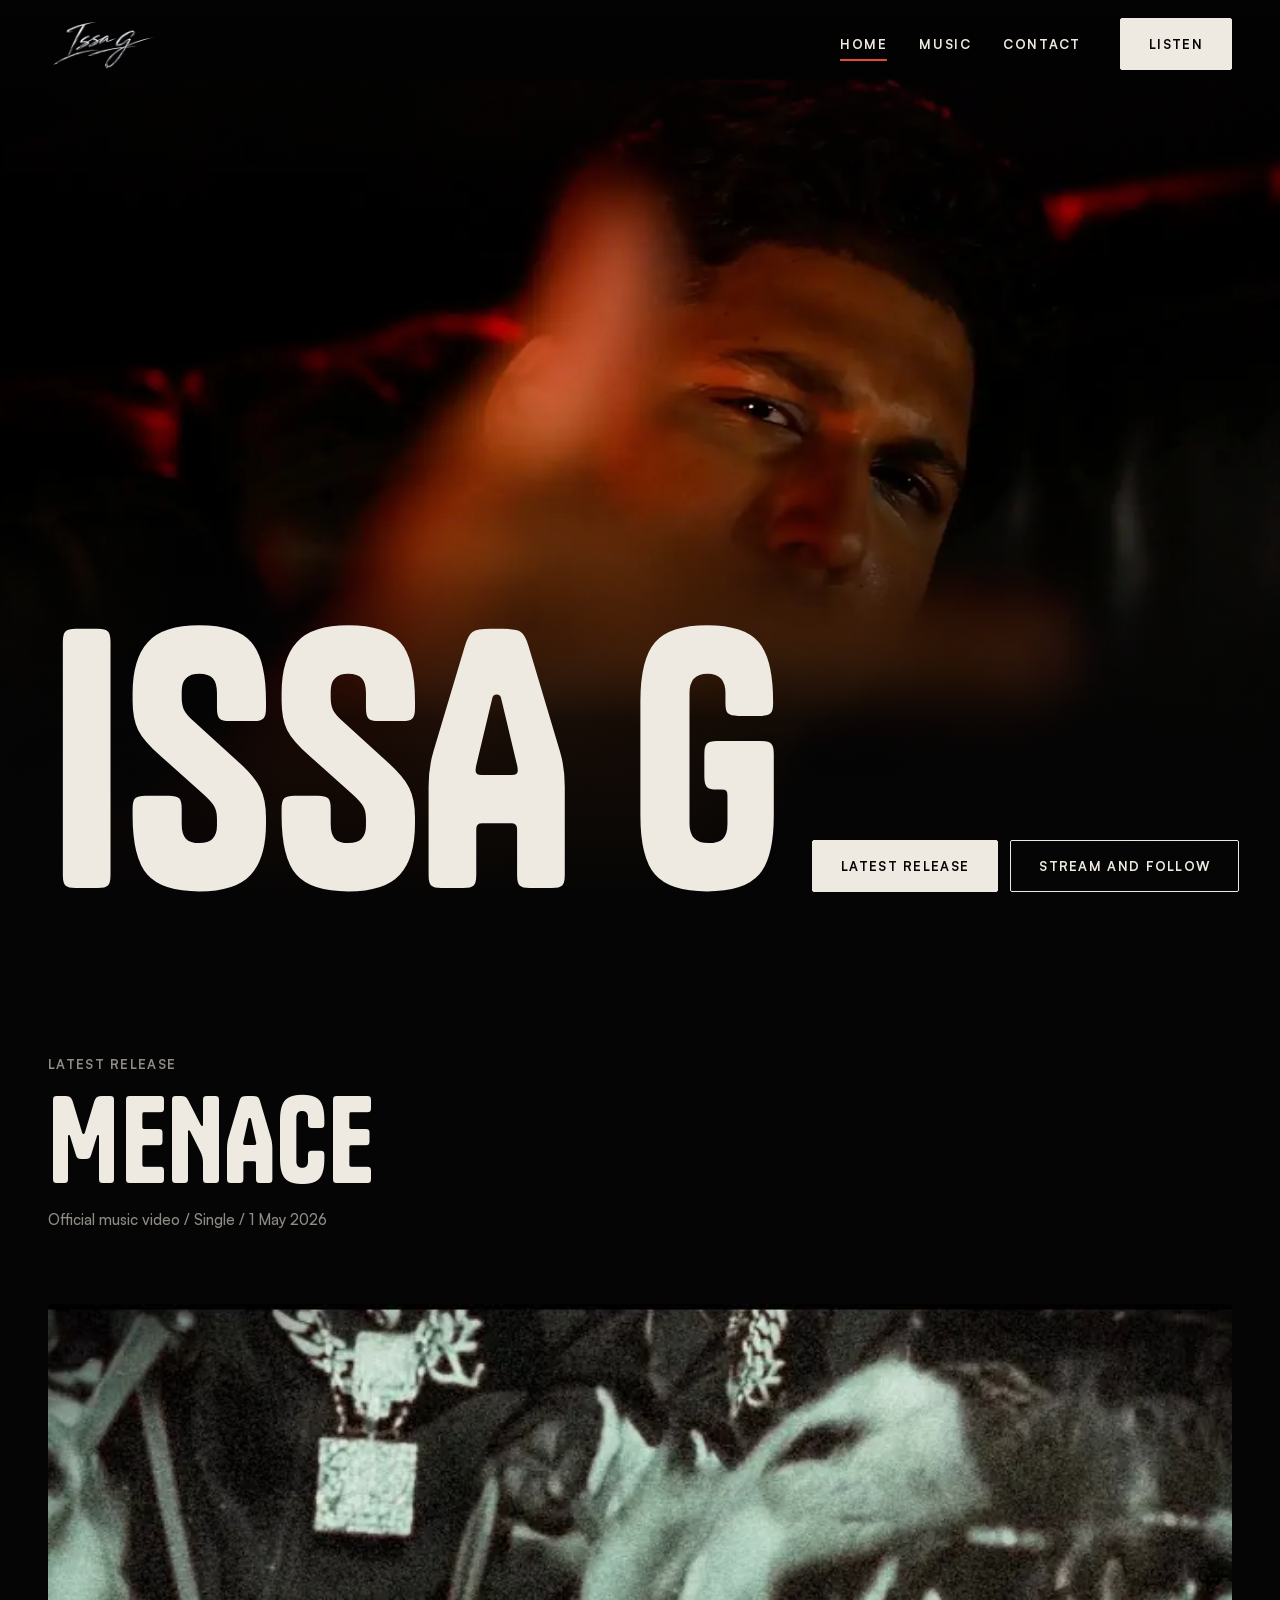
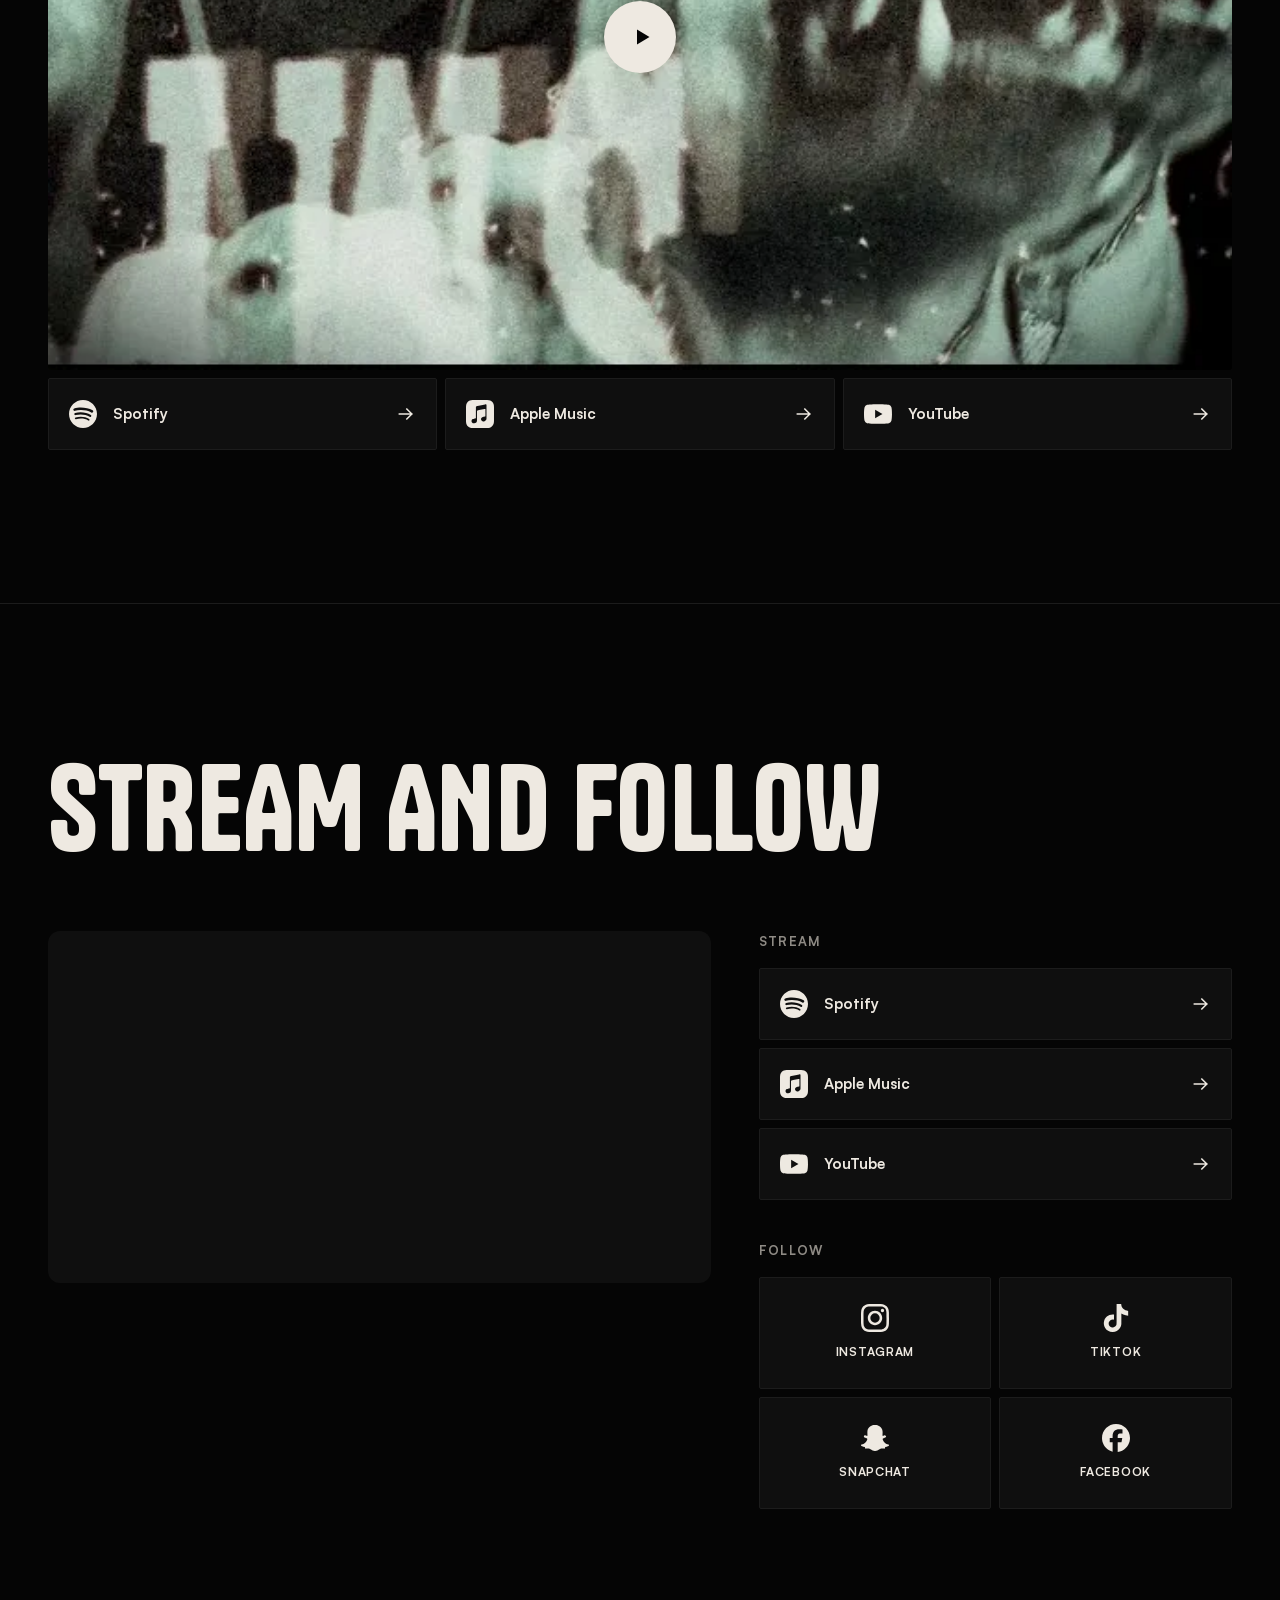
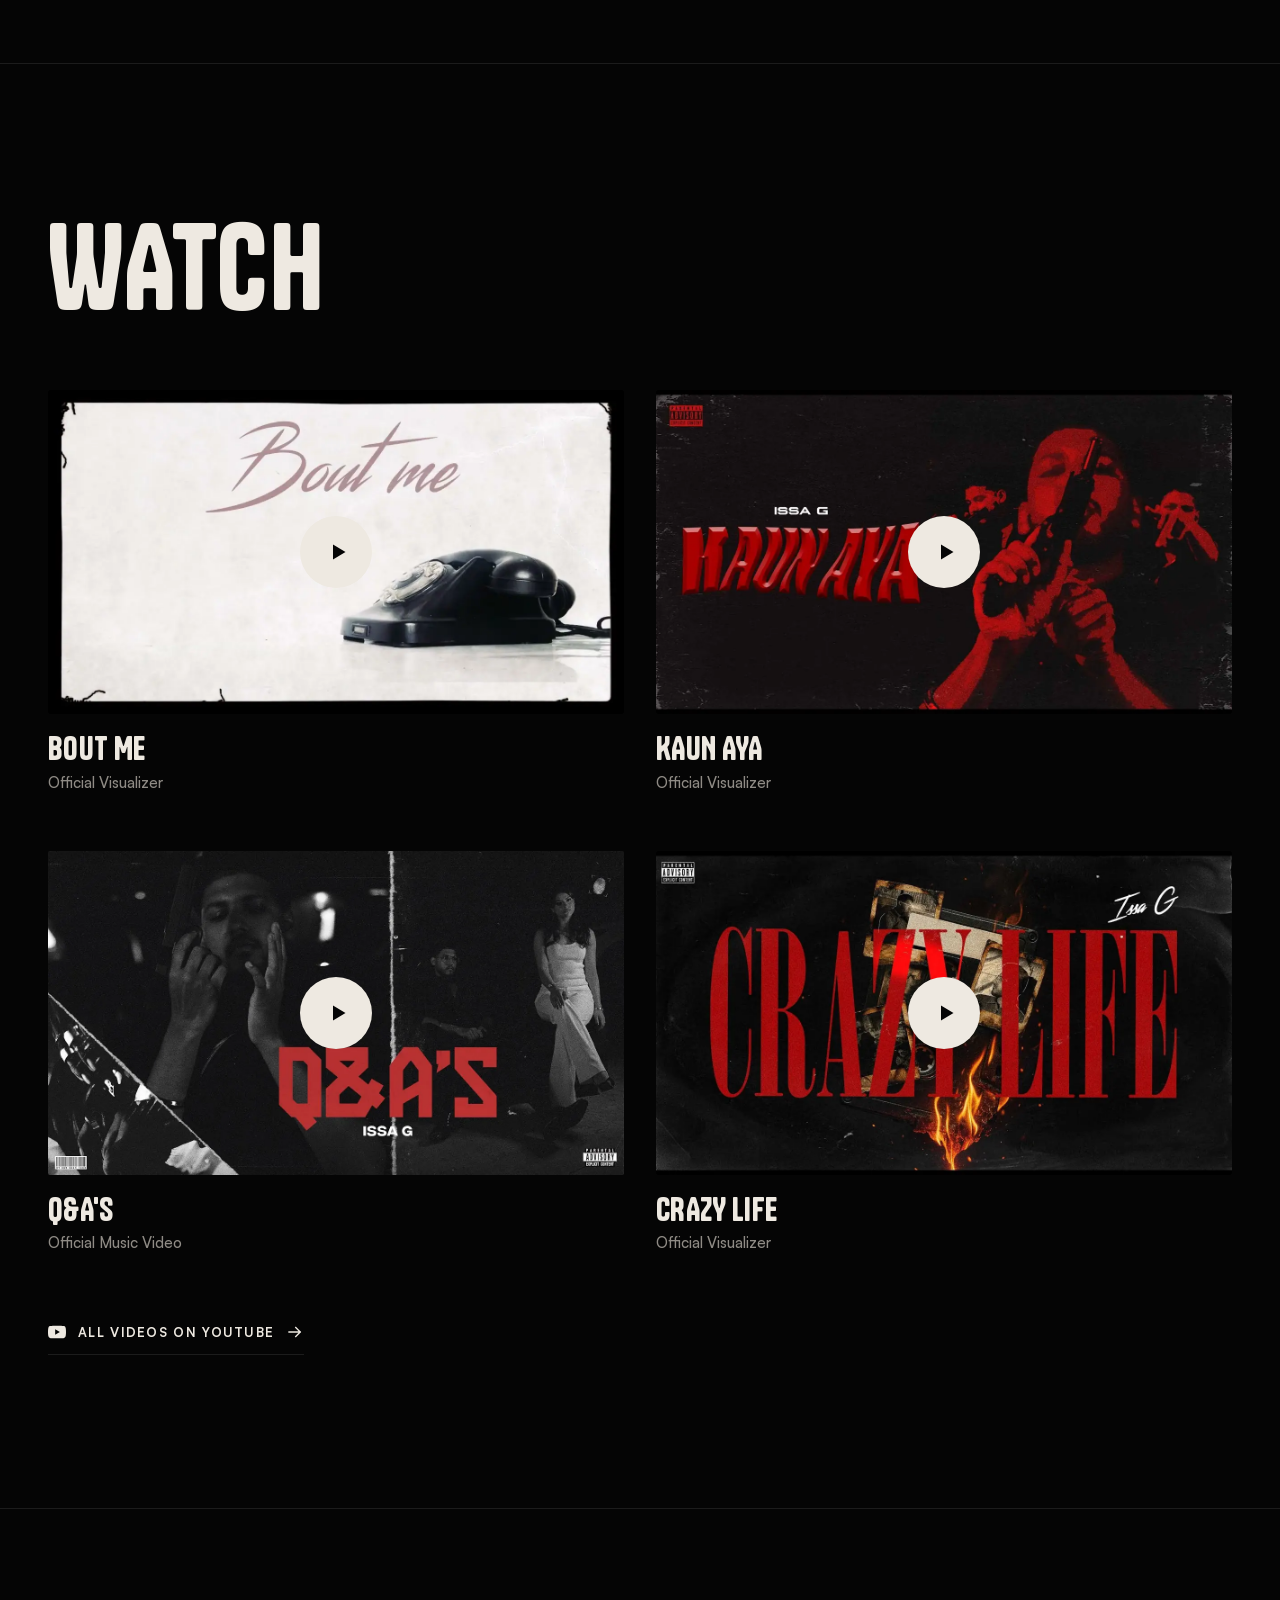
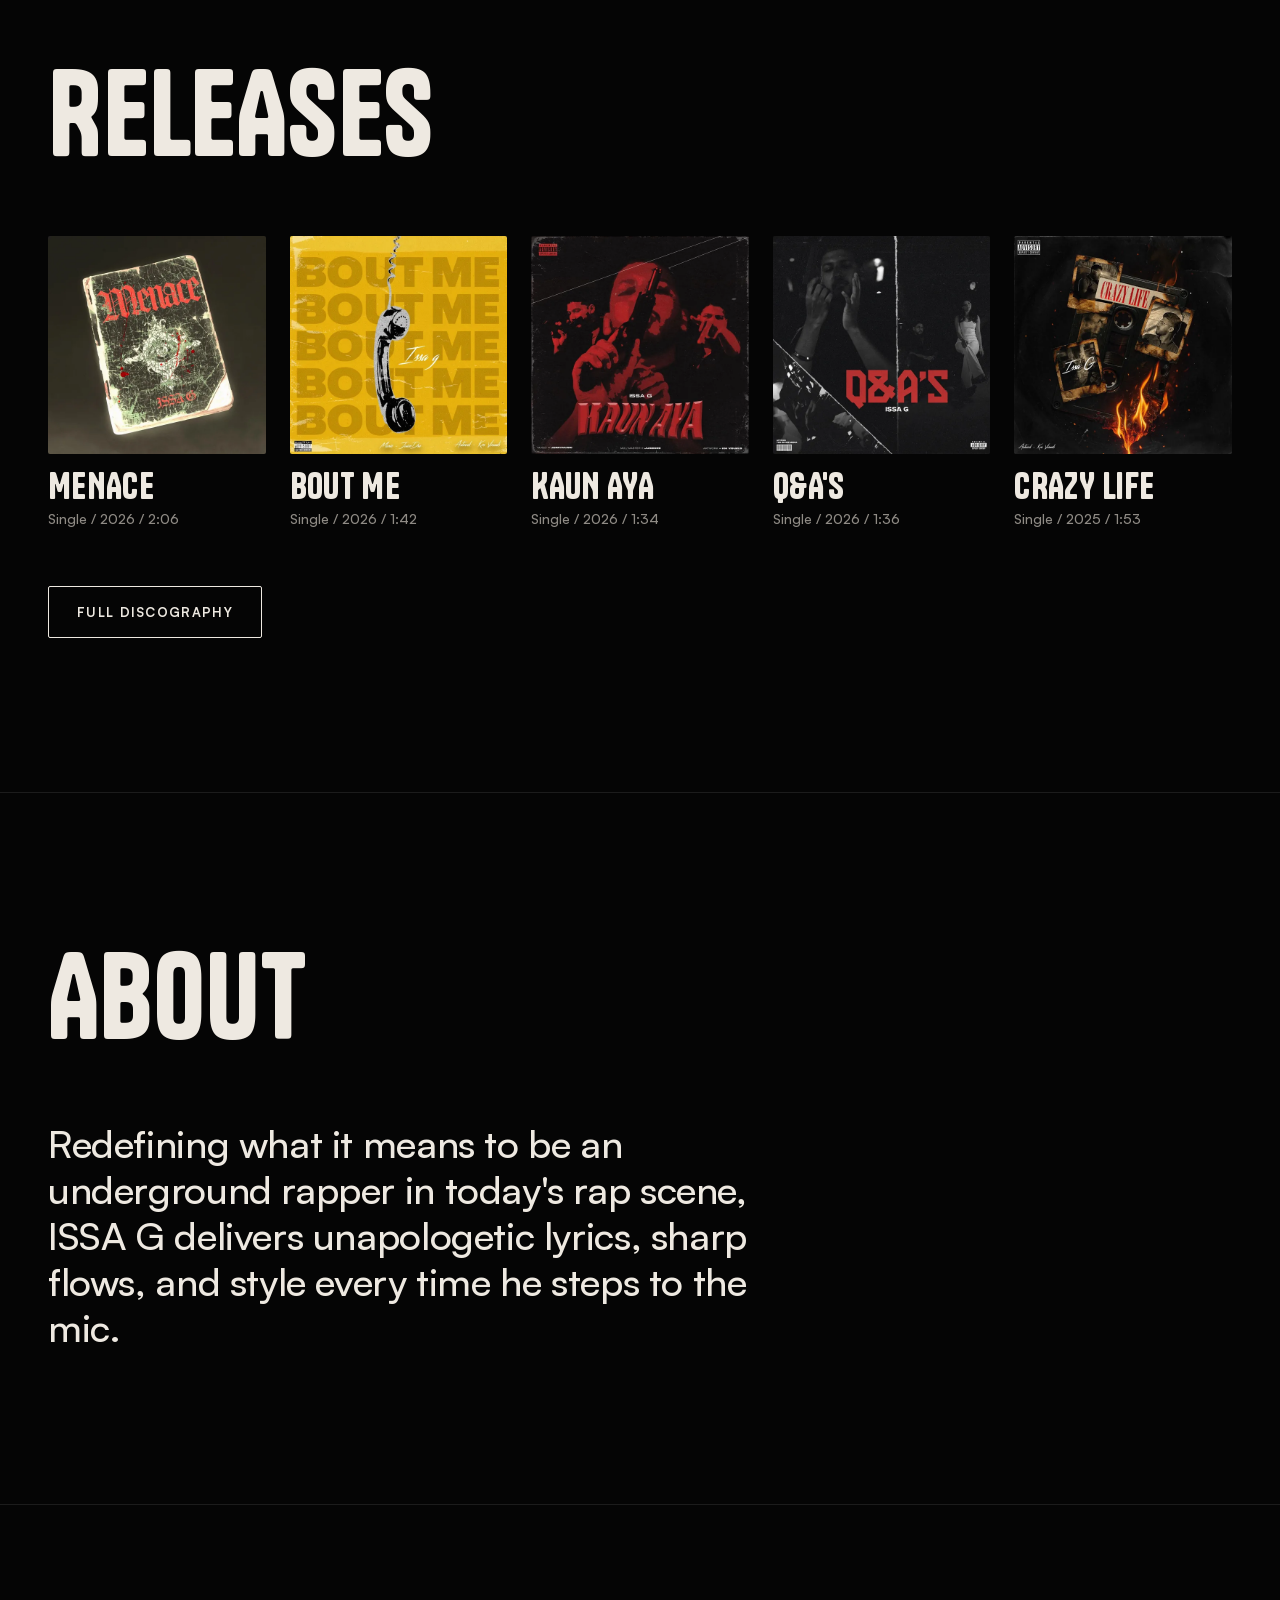
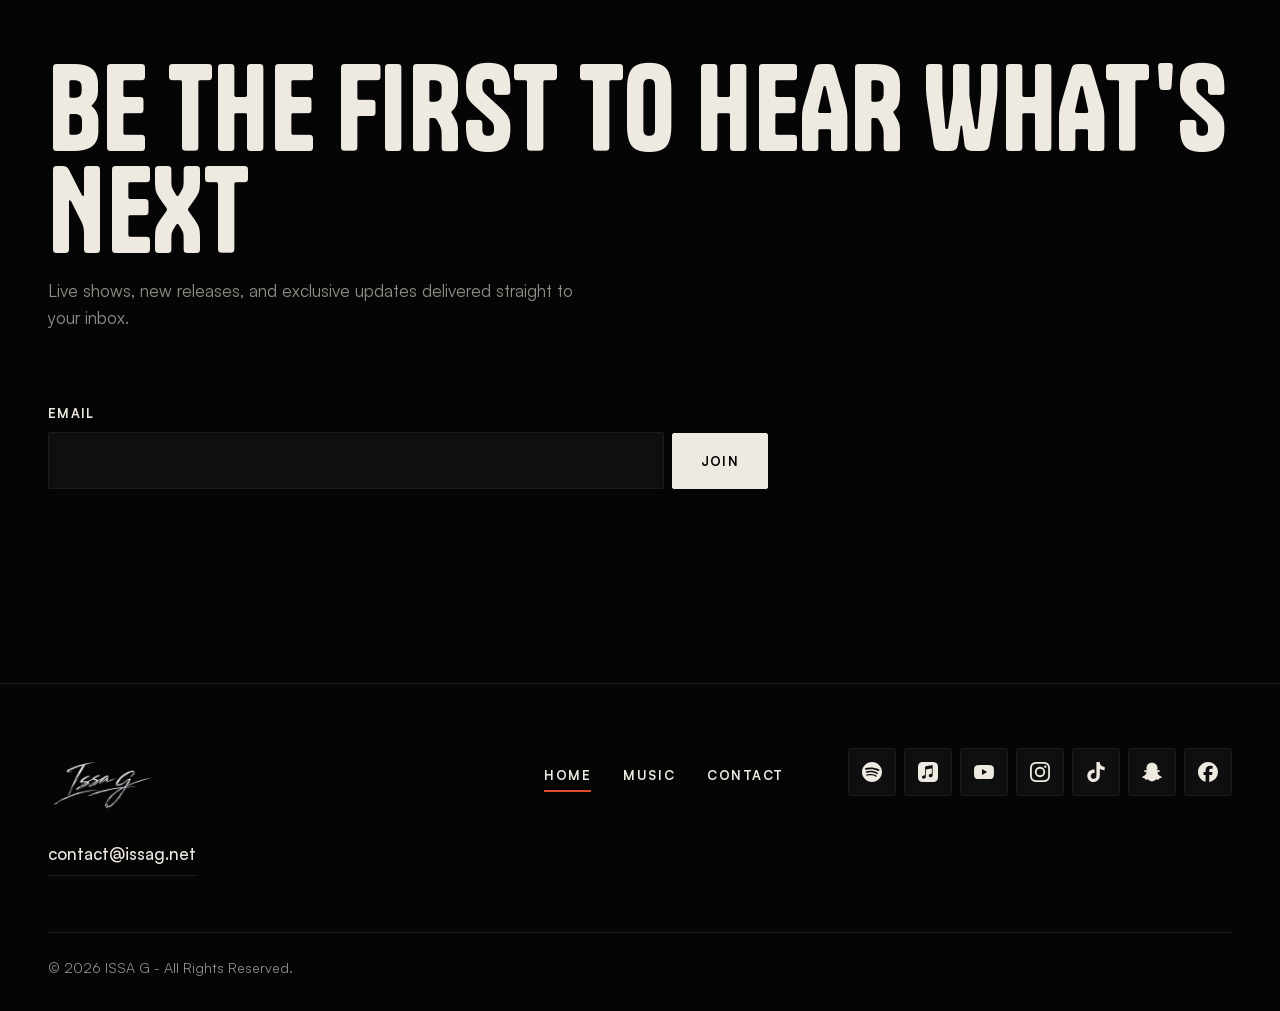
<file: index.html>
<!doctype html>
<html lang="en-AU">
<head>
<meta charset="utf-8">
<meta name="viewport" content="width=device-width, initial-scale=1">
<title>ISSA G | Underground Punjabi Rapper</title>
<meta name="description" content="Official site of ISSA G. Watch Menace, Bout Me, Kaun Aya, Q&amp;A&#x27;s and Crazy Life, and stream everywhere. Underground Punjabi rap.">
<link rel="canonical" href="https://issag.net/">
<meta name="theme-color" content="#050505">
<meta name="color-scheme" content="dark">
<meta property="og:type" content="website">
<meta property="og:locale" content="en_AU">
<meta property="og:site_name" content="ISSA G">
<meta property="og:title" content="ISSA G | Underground Punjabi Rapper">
<meta property="og:description" content="Official site of ISSA G. Watch Menace, Bout Me, Kaun Aya, Q&amp;A&#x27;s and Crazy Life, and stream everywhere. Underground Punjabi rap.">
<meta property="og:url" content="https://issag.net/">
<meta property="og:image" content="https://issag.net/images/og-image.jpg">
<meta property="og:image:width" content="1200">
<meta property="og:image:height" content="630">
<meta property="og:image:alt" content="ISSA G in red light behind a blurred hand">
<meta name="twitter:card" content="summary_large_image">
<meta name="twitter:title" content="ISSA G | Underground Punjabi Rapper">
<meta name="twitter:description" content="Official site of ISSA G. Watch Menace, Bout Me, Kaun Aya, Q&amp;A&#x27;s and Crazy Life, and stream everywhere. Underground Punjabi rap.">
<meta name="twitter:image" content="https://issag.net/images/og-image.jpg">
<!-- Favicon is a stand-in (Tanker "G") until ISSA G has a proper mark -->
<link rel="icon" href="images/favicon.svg" type="image/svg+xml">
<link rel="icon" href="images/favicon-32.png" sizes="32x32" type="image/png">
<link rel="icon" href="images/favicon-192.png" sizes="192x192" type="image/png">
<link rel="icon" href="images/favicon-512.png" sizes="512x512" type="image/png">
<link rel="apple-touch-icon" href="images/apple-touch-icon.png">
<link rel="preload" href="fonts/tanker-regular.woff2" as="font" type="font/woff2" crossorigin>
<link rel="preload" href="fonts/satoshi-500.woff2" as="font" type="font/woff2" crossorigin>
<link rel="preload" as="image" type="image/webp" imagesrcset="images/issa-g-hero-red-light-portrait-800.webp 800w, images/issa-g-hero-red-light-portrait-1280.webp 1280w, images/issa-g-hero-red-light-portrait-1920.webp 1920w, images/issa-g-hero-red-light-portrait-2560.webp 2560w" imagesizes="(orientation: portrait) 154vh, 100vw" fetchpriority="high">
<link rel="stylesheet" href="styles.css">
<script src="main.js" defer></script>
<script type="application/ld+json">
{
  "@context": "https://schema.org",
  "@type": "MusicGroup",
  "name": "ISSA G",
  "url": "https://issag.net/",
  "image": "https://issag.net/images/og-image.jpg",
  "logo": "https://issag.net/images/logo-issa-g-signature.png",
  "genre": "Punjabi rap",
  "email": "contact@issag.net",
  "description": "Redefining what it means to be an underground rapper in today's rap scene, ISSA G delivers unapologetic lyrics, sharp flows, and style every time he steps to the mic.",
  "sameAs": [
    "https://open.spotify.com/artist/4SuYH4CRMWleBbcTjwhmjV",
    "https://music.apple.com/au/artist/issa-g/1862249277",
    "https://www.youtube.com/@issagofficial",
    "https://www.instagram.com/i.issag",
    "https://www.tiktok.com/@i.issag",
    "https://www.snapchat.com/@iss4_g",
    "https://www.facebook.com/people/ISSA-G/61585423064807/"
  ]
}
</script>
</head>
<body>
<a class="skip-link" href="#main">Skip to content</a>
<header class="site-header">
  <div class="container site-header__inner">
    <a class="logo" href="index.html"><picture><source type="image/webp" srcset="images/logo-issa-g-signature-240.webp 240w, images/logo-issa-g-signature-480.webp 480w" sizes="107px"><img src="images/logo-issa-g-signature.png" alt="ISSA G home" width="480" height="325"></picture></a>
    <div class="site-nav">
      <nav aria-label="Primary"><ul><li><a class="nav-link" href="index.html" aria-current="page">Home</a></li><li><a class="nav-link" href="music.html">Music</a></li><li><a class="nav-link" href="contact.html">Contact</a></li></ul></nav>
      <button class="btn btn--primary" type="button" data-panel-open aria-controls="panel" aria-expanded="false">Listen</button>
    </div>
    <button class="menu-btn" type="button" data-panel-open aria-controls="panel" aria-expanded="false">Menu <svg viewBox="0 0 24 24" aria-hidden="true" focusable="false"><path d="M3 8.5h18M3 15.5h18" fill="none" stroke="currentColor" stroke-width="1.8" stroke-linecap="square"/></svg></button>
  </div>
</header>
<main id="main" tabindex="-1">
<section class="hero" aria-labelledby="hero-name">
  <picture class="hero__media">
    <source type="image/webp" srcset="images/issa-g-hero-red-light-portrait-800.webp 800w, images/issa-g-hero-red-light-portrait-1280.webp 1280w, images/issa-g-hero-red-light-portrait-1920.webp 1920w, images/issa-g-hero-red-light-portrait-2560.webp 2560w" sizes="(orientation: portrait) 154vh, 100vw">
    <img src="images/issa-g-hero-red-light-portrait-1280.jpg" srcset="images/issa-g-hero-red-light-portrait-800.jpg 800w, images/issa-g-hero-red-light-portrait-1280.jpg 1280w, images/issa-g-hero-red-light-portrait-1920.jpg 1920w, images/issa-g-hero-red-light-portrait-2560.jpg 2560w" sizes="(orientation: portrait) 154vh, 100vw" alt="ISSA G lit in red, looking into the camera past a blurred hand reaching toward the lens" width="2560" height="1665" fetchpriority="high" decoding="async">
  </picture>
  <div class="container hero__inner">
    <h1 class="hero__name" id="hero-name">ISSA G</h1>
    <div class="hero__actions">
      <a class="btn btn--primary" href="#latest">Latest release</a>
      <a class="btn btn--secondary" href="#stream">Stream and follow</a>
    </div>
  </div>
</section>

<section class="section feature" id="latest" aria-labelledby="latest-title">
  <div class="container">
    <div class="section__head" data-reveal>
      <span class="label">Latest release</span>
      <h2 id="latest-title">Menace</h2>
      <p class="meta">Official music video / Single / 1 May 2026</p>
    </div>
    <div data-reveal>
      <a class="video" href="https://www.youtube.com/watch?v=UFls4CKLGQE" data-yt="UFls4CKLGQE" data-title="ISSA G - Menace (Official Music Video)" aria-label="Play ISSA G - Menace (Official Music Video)"><picture><source type="image/webp" srcset="images/video/menace-thumb.webp"><img src="images/video/menace-thumb.jpg" alt="" width="640" height="360" loading="lazy" decoding="async"></picture><span class="video__play" aria-hidden="true"><svg viewBox="0 0 24 24" focusable="false"><path d="M7 4.5v15L19.5 12z" fill="currentColor"/></svg></span></a>
      <div class="tiles release-tiles"><a class="tile tile--stream" data-brand="spotify" href="https://open.spotify.com/track/09vWoYwUxlMOPcy7pg2qtS" target="_blank" rel="noopener noreferrer"><span class="icon" data-icon="spotify"></span><span class="tile__label"><span class="sr-only">Menace on </span>Spotify<span class="sr-only"> (opens in a new tab)</span></span><span class="icon icon--arrow" data-icon="arrow"></span></a><a class="tile tile--stream" data-brand="applemusic" href="https://music.apple.com/au/album/menace-single/1895184050" target="_blank" rel="noopener noreferrer"><span class="icon" data-icon="applemusic"></span><span class="tile__label"><span class="sr-only">Menace on </span>Apple Music<span class="sr-only"> (opens in a new tab)</span></span><span class="icon icon--arrow" data-icon="arrow"></span></a><a class="tile tile--stream" data-brand="youtube" href="https://www.youtube.com/watch?v=UFls4CKLGQE" target="_blank" rel="noopener noreferrer"><span class="icon" data-icon="youtube"></span><span class="tile__label"><span class="sr-only">Menace on </span>YouTube<span class="sr-only"> (opens in a new tab)</span></span><span class="icon icon--arrow" data-icon="arrow"></span></a></div>
    </div>
  </div>
</section>

<section class="section" id="stream" aria-labelledby="stream-title">
  <div class="container">
    <div class="section__head" data-reveal>
      <h2 id="stream-title">Stream and follow</h2>
    </div>
    <div class="stream-grid">
      <div data-reveal>
        <iframe class="spotify-embed" data-src="https://open.spotify.com/embed/artist/4SuYH4CRMWleBbcTjwhmjV?utm_source=generator&amp;theme=0" title="ISSA G on Spotify" width="100%" height="352" allow="autoplay; clipboard-write; encrypted-media; fullscreen; picture-in-picture" loading="lazy"></iframe>
      </div>
      <div class="stream-grid__links" data-reveal="1">
        <span class="label">Stream</span>
        <div class="tiles"><a class="tile tile--stream" data-brand="spotify" href="https://open.spotify.com/artist/4SuYH4CRMWleBbcTjwhmjV" target="_blank" rel="noopener noreferrer"><span class="icon" data-icon="spotify"></span><span class="tile__label">Spotify<span class="sr-only"> (opens in a new tab)</span></span><span class="icon icon--arrow" data-icon="arrow"></span></a><a class="tile tile--stream" data-brand="applemusic" href="https://music.apple.com/au/artist/issa-g/1862249277" target="_blank" rel="noopener noreferrer"><span class="icon" data-icon="applemusic"></span><span class="tile__label">Apple Music<span class="sr-only"> (opens in a new tab)</span></span><span class="icon icon--arrow" data-icon="arrow"></span></a><a class="tile tile--stream" data-brand="youtube" href="https://www.youtube.com/@issagofficial" target="_blank" rel="noopener noreferrer"><span class="icon" data-icon="youtube"></span><span class="tile__label">YouTube<span class="sr-only"> (opens in a new tab)</span></span><span class="icon icon--arrow" data-icon="arrow"></span></a></div>
        <span class="label">Follow</span>
        <div class="tiles tiles--follow tiles--follow-wide"><a class="tile tile--follow" data-brand="instagram" href="https://www.instagram.com/i.issag" target="_blank" rel="noopener noreferrer"><span class="icon" data-icon="instagram"></span><span>Instagram<span class="sr-only"> (opens in a new tab)</span></span></a><a class="tile tile--follow" data-brand="tiktok" href="https://www.tiktok.com/@i.issag" target="_blank" rel="noopener noreferrer"><span class="icon" data-icon="tiktok"></span><span>TikTok<span class="sr-only"> (opens in a new tab)</span></span></a><a class="tile tile--follow" data-brand="snapchat" href="https://www.snapchat.com/@iss4_g" target="_blank" rel="noopener noreferrer"><span class="icon" data-icon="snapchat"></span><span>Snapchat<span class="sr-only"> (opens in a new tab)</span></span></a><a class="tile tile--follow" data-brand="facebook" href="https://www.facebook.com/people/ISSA-G/61585423064807/" target="_blank" rel="noopener noreferrer"><span class="icon" data-icon="facebook"></span><span>Facebook<span class="sr-only"> (opens in a new tab)</span></span></a></div>
      </div>
    </div>
  </div>
</section>

<section class="section" id="watch" aria-labelledby="watch-title">
  <div class="container">
    <div class="section__head" data-reveal>
      <h2 id="watch-title">Watch</h2>
    </div>
    <div class="watch-grid">
      <article class="watch-item" data-reveal="0">
        <a class="video" href="https://www.youtube.com/watch?v=OUtijPEmkd8" data-yt="OUtijPEmkd8" data-title="ISSA G - Bout Me (Official Visualizer)" aria-label="Play ISSA G - Bout Me (Official Visualizer)"><picture><source type="image/webp" srcset="images/video/bout-me-thumb.webp"><img src="images/video/bout-me-thumb.jpg" alt="" width="1280" height="720" loading="lazy" decoding="async"></picture><span class="video__play" aria-hidden="true"><svg viewBox="0 0 24 24" focusable="false"><path d="M7 4.5v15L19.5 12z" fill="currentColor"/></svg></span></a>
        <h3>Bout Me</h3>
        <p class="meta">Official Visualizer</p>
      </article>
      <article class="watch-item" data-reveal="1">
        <a class="video" href="https://www.youtube.com/watch?v=dhQlJdm1jsQ" data-yt="dhQlJdm1jsQ" data-title="ISSA G - Kaun Aya (Official Visualizer)" aria-label="Play ISSA G - Kaun Aya (Official Visualizer)"><picture><source type="image/webp" srcset="images/video/kaun-aya-thumb.webp"><img src="images/video/kaun-aya-thumb.jpg" alt="" width="1280" height="720" loading="lazy" decoding="async"></picture><span class="video__play" aria-hidden="true"><svg viewBox="0 0 24 24" focusable="false"><path d="M7 4.5v15L19.5 12z" fill="currentColor"/></svg></span></a>
        <h3>Kaun Aya</h3>
        <p class="meta">Official Visualizer</p>
      </article>
      <article class="watch-item" data-reveal="0">
        <a class="video" href="https://www.youtube.com/watch?v=Qtkrf65wM2E" data-yt="Qtkrf65wM2E" data-title="ISSA G - Q&amp;A&#x27;s (Official Music Video)" aria-label="Play ISSA G - Q&amp;A&#x27;s (Official Music Video)"><picture><source type="image/webp" srcset="images/video/qas-thumb.webp"><img src="images/video/qas-thumb.jpg" alt="" width="1280" height="720" loading="lazy" decoding="async"></picture><span class="video__play" aria-hidden="true"><svg viewBox="0 0 24 24" focusable="false"><path d="M7 4.5v15L19.5 12z" fill="currentColor"/></svg></span></a>
        <h3>Q&amp;A&#x27;s</h3>
        <p class="meta">Official Music Video</p>
      </article>
      <article class="watch-item" data-reveal="1">
        <a class="video" href="https://www.youtube.com/watch?v=DeqVrjHO884" data-yt="DeqVrjHO884" data-title="ISSA G - Crazy Life (Official Visualizer)" aria-label="Play ISSA G - Crazy Life (Official Visualizer)"><picture><source type="image/webp" srcset="images/video/crazy-life-thumb.webp"><img src="images/video/crazy-life-thumb.jpg" alt="" width="1280" height="720" loading="lazy" decoding="async"></picture><span class="video__play" aria-hidden="true"><svg viewBox="0 0 24 24" focusable="false"><path d="M7 4.5v15L19.5 12z" fill="currentColor"/></svg></span></a>
        <h3>Crazy Life</h3>
        <p class="meta">Official Visualizer</p>
      </article>
    </div>
    <div class="watch-more">
      <a class="text-link" href="https://www.youtube.com/@issagofficial" target="_blank" rel="noopener noreferrer"><span class="icon icon--sm" data-icon="youtube"></span>All videos on YouTube<span class="sr-only"> (opens in a new tab)</span><span class="icon icon--sm icon--arrow" data-icon="arrow"></span></a>
    </div>
  </div>
</section>

<section class="section" id="releases" aria-labelledby="releases-title">
  <div class="container">
    <div class="section__head" data-reveal>
      <h2 id="releases-title">Releases</h2>
    </div>
    <ul class="cover-wall">
      <li data-reveal="0">
        <a class="cover" href="music.html#menace">
          <span class="cover__art"><picture><source type="image/webp" srcset="images/covers/menace-cover-600.webp 600w, images/covers/menace-cover-800.webp 800w, images/covers/menace-cover-1200.webp 1200w" sizes="(min-width: 1025px) 240px, (min-width: 600px) 33vw, 100vw"><img src="images/covers/menace-cover.jpg" alt="Cover art for &quot;Menace&quot; by ISSA G, a worn, cracked book with the title in red gothic lettering" width="1200" height="1200" loading="lazy" decoding="async"></picture></span>
          <h3>Menace</h3>
          <p class="meta">Single / 2026 / 2:06</p>
        </a>
      </li>
      <li data-reveal="1">
        <a class="cover" href="music.html#bout-me">
          <span class="cover__art"><picture><source type="image/webp" srcset="images/covers/bout-me-cover-600.webp 600w, images/covers/bout-me-cover-800.webp 800w, images/covers/bout-me-cover-1200.webp 1200w" sizes="(min-width: 1025px) 240px, (min-width: 600px) 33vw, 50vw"><img src="images/covers/bout-me-cover.jpg" alt="Cover art for &quot;Bout Me&quot; by ISSA G, a hanging telephone receiver over the title repeated on yellow" width="1200" height="1200" loading="lazy" decoding="async"></picture></span>
          <h3>Bout Me</h3>
          <p class="meta">Single / 2026 / 1:42</p>
        </a>
      </li>
      <li data-reveal="2">
        <a class="cover" href="music.html#kaun-aya">
          <span class="cover__art"><picture><source type="image/webp" srcset="images/covers/kaun-aya-cover-600.webp 600w, images/covers/kaun-aya-cover-800.webp 800w, images/covers/kaun-aya-cover-1200.webp 1200w" sizes="(min-width: 1025px) 240px, (min-width: 600px) 33vw, 50vw"><img src="images/covers/kaun-aya-cover.jpg" alt="Cover art for &quot;Kaun Aya&quot; by ISSA G, a red-tinted photo of three men, one pointing a pistol at the camera" width="1200" height="1200" loading="lazy" decoding="async"></picture></span>
          <h3>Kaun Aya</h3>
          <p class="meta">Single / 2026 / 1:34</p>
        </a>
      </li>
      <li data-reveal="3">
        <a class="cover" href="music.html#qas">
          <span class="cover__art"><picture><source type="image/webp" srcset="images/covers/qas-cover-600.webp 600w, images/covers/qas-cover-800.webp 800w, images/covers/qas-cover-1200.webp 1200w" sizes="(min-width: 1025px) 240px, (min-width: 600px) 33vw, 50vw"><img src="images/covers/qas-cover.jpg" alt="Cover art for &quot;Q&amp;A&#x27;s&quot; by ISSA G, a black and white party scene split by a diagonal line, with the title in red" width="1200" height="1200" loading="lazy" decoding="async"></picture></span>
          <h3>Q&amp;A&#x27;s</h3>
          <p class="meta">Single / 2026 / 1:36</p>
        </a>
      </li>
      <li data-reveal="4">
        <a class="cover" href="music.html#crazy-life">
          <span class="cover__art"><picture><source type="image/webp" srcset="images/covers/crazy-life-cover-600.webp 600w, images/covers/crazy-life-cover-800.webp 800w, images/covers/crazy-life-cover-1200.webp 1200w" sizes="(min-width: 1025px) 240px, (min-width: 600px) 33vw, 50vw"><img src="images/covers/crazy-life-cover.jpg" alt="Cover art for &quot;Crazy Life&quot; by ISSA G, burning photos pinned around a cassette tape on black" width="1200" height="1200" loading="lazy" decoding="async"></picture></span>
          <h3>Crazy Life</h3>
          <p class="meta">Single / 2025 / 1:53</p>
        </a>
      </li>
    </ul>
    <div class="releases-more">
      <a class="btn btn--secondary" href="music.html">Full discography</a>
    </div>
  </div>
</section>

<section class="section" id="about" aria-labelledby="about-title">
  <div class="container">
    <div class="section__head" data-reveal>
      <h2 id="about-title">About</h2>
    </div>
    <!-- TODO: long bio. issag.net/about-issa-g has no bio text, only a photo. Add 3 to 4 sentences from ISSA G when supplied. -->
    <p class="statement" data-reveal data-todo="long-bio">Redefining what it means to be an underground rapper in today&#x27;s rap scene, ISSA G delivers unapologetic lyrics, sharp flows, and style every time he steps to the mic.</p>
  </div>
</section>

<section class="section" id="join" aria-labelledby="join-title">
  <div class="container">
    <div class="section__head" data-reveal>
      <h2 id="join-title">Be the first to hear what's next</h2>
      <p class="join-lede">Live shows, new releases, and exclusive updates delivered straight to your inbox.</p>
    </div>
    <form class="join-form" data-form="newsletter" action="mailto:contact@issag.net?subject=ISSA%20G%20site%3A%20newsletter%20signup" method="post" enctype="text/plain" data-reveal>
      <div class="join-form__row">
        <div class="field">
          <label for="join-email">Email</label>
          <input class="input" id="join-email" name="email" type="email" autocomplete="email" inputmode="email" required>
        </div>
        <button class="btn btn--primary" type="submit">Join</button>
      </div>
      <div class="honeypot" aria-hidden="true">
        <label for="join-botcheck">Leave this box unticked</label>
        <input id="join-botcheck" type="checkbox" name="botcheck" tabindex="-1" autocomplete="off">
      </div>
      <p class="form-status" role="status" aria-live="polite"></p>
    </form>
  </div>
</section>
</main>
<footer class="site-footer">
  <div class="container">
    <div class="site-footer__grid">
      <div class="site-footer__brand">
        <a class="logo" href="index.html"><picture><source type="image/webp" srcset="images/logo-issa-g-signature-240.webp 240w, images/logo-issa-g-signature-480.webp 480w" sizes="107px"><img src="images/logo-issa-g-signature.png" alt="ISSA G home" width="480" height="325"></picture></a>
        <a class="site-footer__email" href="mailto:contact@issag.net">contact@issag.net</a>
      </div>
      <nav class="site-footer__nav" aria-label="Footer"><ul><li><a class="nav-link" href="index.html" aria-current="page">Home</a></li><li><a class="nav-link" href="music.html">Music</a></li><li><a class="nav-link" href="contact.html">Contact</a></li></ul></nav>
      <ul class="socials"><li><a class="social" href="https://open.spotify.com/artist/4SuYH4CRMWleBbcTjwhmjV" target="_blank" rel="noopener noreferrer" aria-label="ISSA G on Spotify (opens in a new tab)"><span class="icon" data-icon="spotify"></span></a></li><li><a class="social" href="https://music.apple.com/au/artist/issa-g/1862249277" target="_blank" rel="noopener noreferrer" aria-label="ISSA G on Apple Music (opens in a new tab)"><span class="icon" data-icon="applemusic"></span></a></li><li><a class="social" href="https://www.youtube.com/@issagofficial" target="_blank" rel="noopener noreferrer" aria-label="ISSA G on YouTube (opens in a new tab)"><span class="icon" data-icon="youtube"></span></a></li><li><a class="social" href="https://www.instagram.com/i.issag" target="_blank" rel="noopener noreferrer" aria-label="ISSA G on Instagram (opens in a new tab)"><span class="icon" data-icon="instagram"></span></a></li><li><a class="social" href="https://www.tiktok.com/@i.issag" target="_blank" rel="noopener noreferrer" aria-label="ISSA G on TikTok (opens in a new tab)"><span class="icon" data-icon="tiktok"></span></a></li><li><a class="social" href="https://www.snapchat.com/@iss4_g" target="_blank" rel="noopener noreferrer" aria-label="ISSA G on Snapchat (opens in a new tab)"><span class="icon" data-icon="snapchat"></span></a></li><li><a class="social" href="https://www.facebook.com/people/ISSA-G/61585423064807/" target="_blank" rel="noopener noreferrer" aria-label="ISSA G on Facebook (opens in a new tab)"><span class="icon" data-icon="facebook"></span></a></li></ul>
    </div>
    <p class="site-footer__legal">&copy; <span data-year>2026</span> ISSA G - All Rights Reserved.</p>
  </div>
</footer>
<div class="backdrop" data-panel-close hidden></div>
<aside id="panel" class="panel" role="dialog" aria-modal="true" aria-label="Menu" hidden>
  <div class="panel__top">
    <a class="logo" href="index.html"><picture><source type="image/webp" srcset="images/logo-issa-g-signature-240.webp 240w, images/logo-issa-g-signature-480.webp 480w" sizes="107px"><img src="images/logo-issa-g-signature.png" alt="ISSA G home" width="480" height="325"></picture></a>
    <button class="panel__close" type="button" data-panel-close aria-label="Close menu"><svg viewBox="0 0 24 24" aria-hidden="true" focusable="false"><path d="M5.5 5.5l13 13M18.5 5.5l-13 13" fill="none" stroke="currentColor" stroke-width="1.8" stroke-linecap="square"/></svg></button>
  </div>
  <div class="panel__body">
    <nav class="panel-nav" aria-label="Main"><ul><li><a href="index.html" aria-current="page"><span>Home</span></a></li><li><a href="music.html"><span>Music</span></a></li><li><a href="contact.html"><span>Contact</span></a></li></ul></nav>
    <div class="panel__group">
      <span class="label">Stream</span>
      <div class="tiles"><a class="tile tile--stream" data-brand="spotify" href="https://open.spotify.com/artist/4SuYH4CRMWleBbcTjwhmjV" target="_blank" rel="noopener noreferrer"><span class="icon" data-icon="spotify"></span><span class="tile__label">Spotify<span class="sr-only"> (opens in a new tab)</span></span><span class="icon icon--arrow" data-icon="arrow"></span></a><a class="tile tile--stream" data-brand="applemusic" href="https://music.apple.com/au/artist/issa-g/1862249277" target="_blank" rel="noopener noreferrer"><span class="icon" data-icon="applemusic"></span><span class="tile__label">Apple Music<span class="sr-only"> (opens in a new tab)</span></span><span class="icon icon--arrow" data-icon="arrow"></span></a><a class="tile tile--stream" data-brand="youtube" href="https://www.youtube.com/@issagofficial" target="_blank" rel="noopener noreferrer"><span class="icon" data-icon="youtube"></span><span class="tile__label">YouTube<span class="sr-only"> (opens in a new tab)</span></span><span class="icon icon--arrow" data-icon="arrow"></span></a></div>
    </div>
    <div class="panel__group">
      <span class="label">Follow</span>
      <div class="tiles tiles--follow"><a class="tile tile--follow" data-brand="instagram" href="https://www.instagram.com/i.issag" target="_blank" rel="noopener noreferrer"><span class="icon" data-icon="instagram"></span><span>Instagram<span class="sr-only"> (opens in a new tab)</span></span></a><a class="tile tile--follow" data-brand="tiktok" href="https://www.tiktok.com/@i.issag" target="_blank" rel="noopener noreferrer"><span class="icon" data-icon="tiktok"></span><span>TikTok<span class="sr-only"> (opens in a new tab)</span></span></a><a class="tile tile--follow" data-brand="snapchat" href="https://www.snapchat.com/@iss4_g" target="_blank" rel="noopener noreferrer"><span class="icon" data-icon="snapchat"></span><span>Snapchat<span class="sr-only"> (opens in a new tab)</span></span></a><a class="tile tile--follow" data-brand="facebook" href="https://www.facebook.com/people/ISSA-G/61585423064807/" target="_blank" rel="noopener noreferrer"><span class="icon" data-icon="facebook"></span><span>Facebook<span class="sr-only"> (opens in a new tab)</span></span></a></div>
    </div>
    <iframe class="spotify-embed" data-src="https://open.spotify.com/embed/artist/4SuYH4CRMWleBbcTjwhmjV?utm_source=generator&amp;theme=0" title="ISSA G on Spotify" width="100%" height="352" allow="autoplay; clipboard-write; encrypted-media; fullscreen; picture-in-picture" loading="lazy"></iframe>
    <a class="panel__email" href="mailto:contact@issag.net">contact@issag.net</a>
  </div>
</aside>
</body>
</html>
</file>
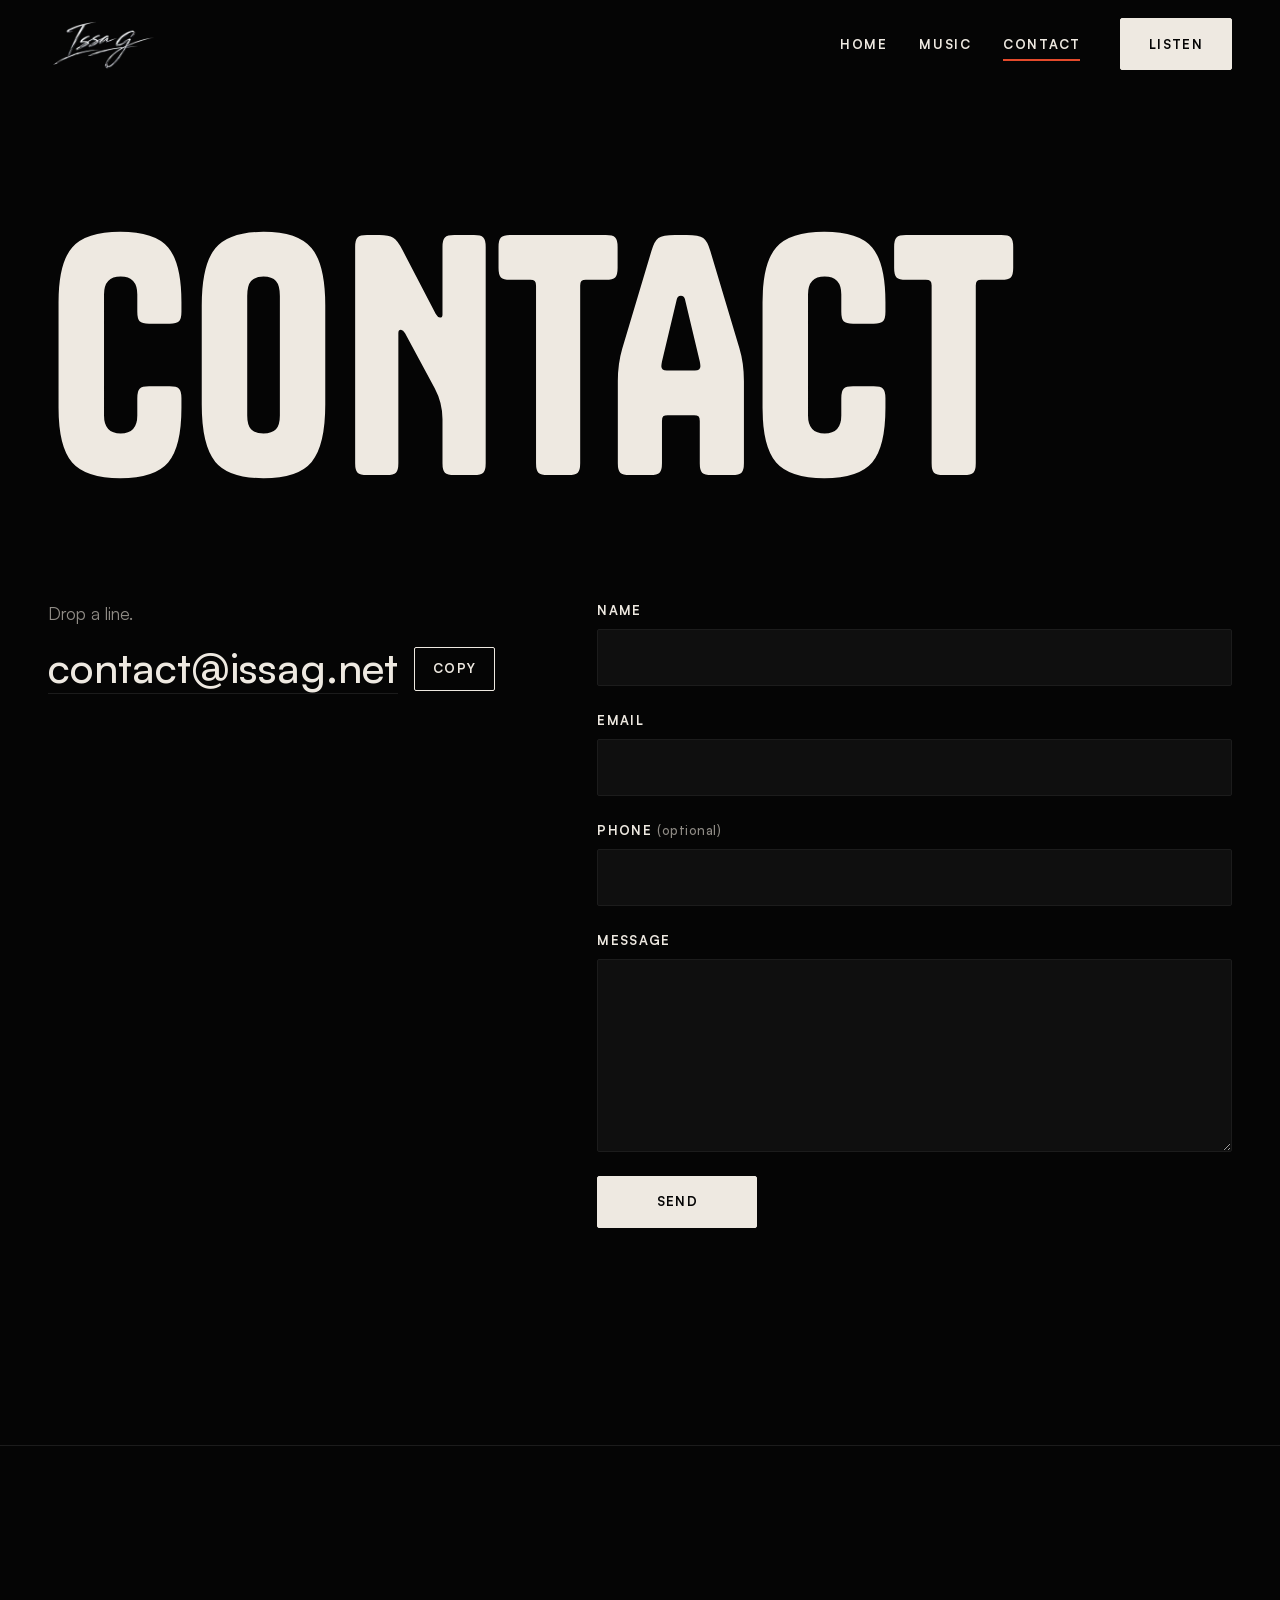
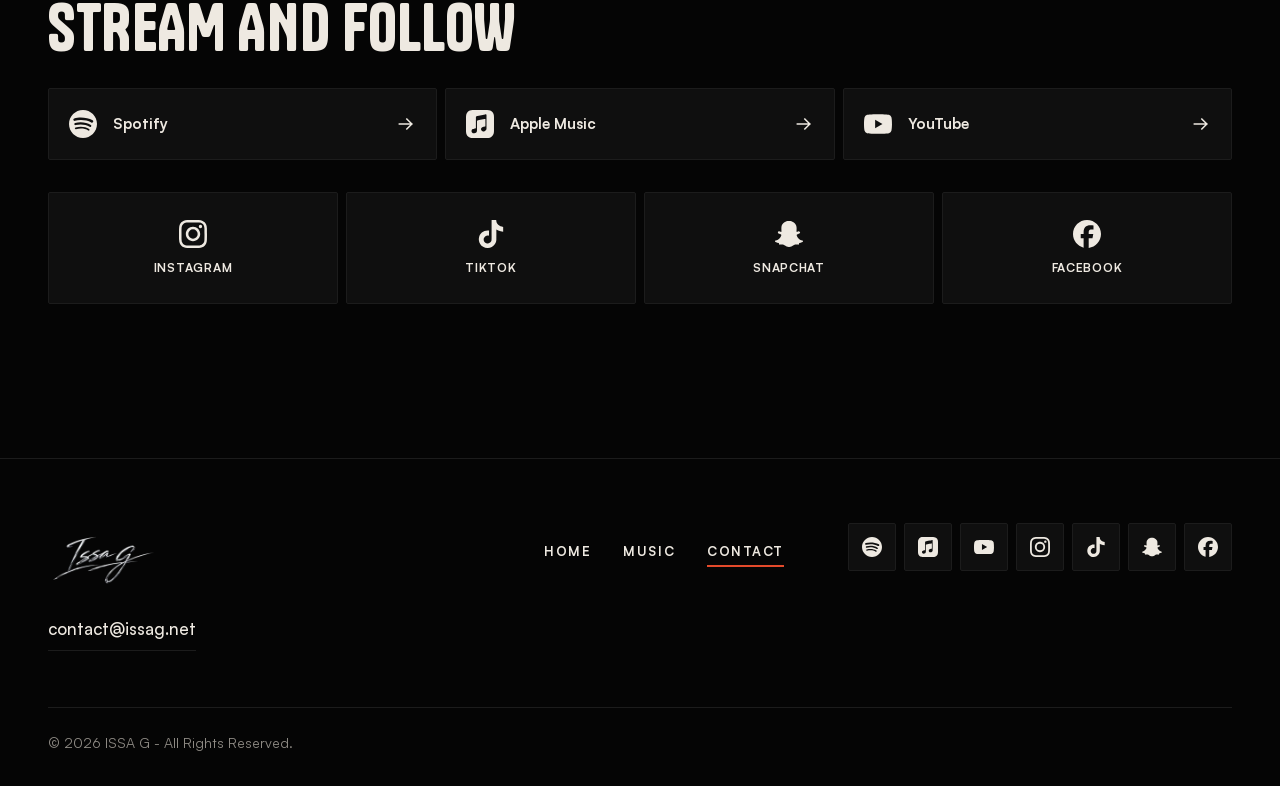
<file: contact.html>
<!doctype html>
<html lang="en-AU">
<head>
<meta charset="utf-8">
<meta name="viewport" content="width=device-width, initial-scale=1">
<title>Contact | ISSA G</title>
<meta name="description" content="Get in touch with ISSA G for event enquiries and anything else.">
<link rel="canonical" href="https://issag.net/contact.html">
<meta name="theme-color" content="#050505">
<meta name="color-scheme" content="dark">
<meta property="og:type" content="website">
<meta property="og:locale" content="en_AU">
<meta property="og:site_name" content="ISSA G">
<meta property="og:title" content="Contact | ISSA G">
<meta property="og:description" content="Get in touch with ISSA G for event enquiries and anything else.">
<meta property="og:url" content="https://issag.net/contact.html">
<meta property="og:image" content="https://issag.net/images/og-image.jpg">
<meta property="og:image:width" content="1200">
<meta property="og:image:height" content="630">
<meta property="og:image:alt" content="ISSA G in red light behind a blurred hand">
<meta name="twitter:card" content="summary_large_image">
<meta name="twitter:title" content="Contact | ISSA G">
<meta name="twitter:description" content="Get in touch with ISSA G for event enquiries and anything else.">
<meta name="twitter:image" content="https://issag.net/images/og-image.jpg">
<!-- Favicon is a stand-in (Tanker "G") until ISSA G has a proper mark -->
<link rel="icon" href="images/favicon.svg" type="image/svg+xml">
<link rel="icon" href="images/favicon-32.png" sizes="32x32" type="image/png">
<link rel="icon" href="images/favicon-192.png" sizes="192x192" type="image/png">
<link rel="icon" href="images/favicon-512.png" sizes="512x512" type="image/png">
<link rel="apple-touch-icon" href="images/apple-touch-icon.png">
<link rel="preload" href="fonts/tanker-regular.woff2" as="font" type="font/woff2" crossorigin>
<link rel="preload" href="fonts/satoshi-500.woff2" as="font" type="font/woff2" crossorigin>
<link rel="stylesheet" href="styles.css">
<script src="main.js" defer></script>
</head>
<body>
<a class="skip-link" href="#main">Skip to content</a>
<header class="site-header">
  <div class="container site-header__inner">
    <a class="logo" href="index.html"><picture><source type="image/webp" srcset="images/logo-issa-g-signature-240.webp 240w, images/logo-issa-g-signature-480.webp 480w" sizes="107px"><img src="images/logo-issa-g-signature.png" alt="ISSA G home" width="480" height="325"></picture></a>
    <div class="site-nav">
      <nav aria-label="Primary"><ul><li><a class="nav-link" href="index.html">Home</a></li><li><a class="nav-link" href="music.html">Music</a></li><li><a class="nav-link" href="contact.html" aria-current="page">Contact</a></li></ul></nav>
      <button class="btn btn--primary" type="button" data-panel-open aria-controls="panel" aria-expanded="false">Listen</button>
    </div>
    <button class="menu-btn" type="button" data-panel-open aria-controls="panel" aria-expanded="false">Menu <svg viewBox="0 0 24 24" aria-hidden="true" focusable="false"><path d="M3 8.5h18M3 15.5h18" fill="none" stroke="currentColor" stroke-width="1.8" stroke-linecap="square"/></svg></button>
  </div>
</header>
<main id="main" tabindex="-1">
<div class="container page-head">
  <h1 class="page-title">Contact</h1>
</div>
<div class="container contact-grid">
  <div data-reveal>
    <p class="contact-lede">Drop a line.</p>
    <div class="contact-email">
      <a href="mailto:contact@issag.net">contact@issag.net</a>
      <button class="btn btn--secondary copy-btn" type="button" data-copy="contact@issag.net" data-copy-status="copy-status">Copy</button>
    </div>
    <p class="sr-only" id="copy-status" role="status" aria-live="polite"></p>
  </div>
  <form class="contact-form" data-form="contact" action="mailto:contact@issag.net?subject=ISSA%20G%20site%3A%20contact" method="post" enctype="text/plain" data-reveal="1">
    <div class="field">
      <label for="c-name">Name</label>
      <input class="input" id="c-name" name="name" type="text" autocomplete="name" required>
    </div>
    <div class="field">
      <label for="c-email">Email</label>
      <input class="input" id="c-email" name="email" type="email" autocomplete="email" inputmode="email" required>
    </div>
    <div class="field">
      <label for="c-phone">Phone <span>(optional)</span></label>
      <input class="input" id="c-phone" name="phone" type="tel" autocomplete="tel" inputmode="tel">
    </div>
    <div class="field">
      <label for="c-message">Message</label>
      <textarea class="input" id="c-message" name="message" rows="6" required></textarea>
    </div>
    <div class="honeypot" aria-hidden="true">
      <label for="c-botcheck">Leave this box unticked</label>
      <input id="c-botcheck" type="checkbox" name="botcheck" tabindex="-1" autocomplete="off">
    </div>
    <button class="btn btn--primary" type="submit">Send</button>
    <p class="form-status" role="status" aria-live="polite"></p>
  </form>
</div>
<section class="contact-links" aria-labelledby="links-title">
  <div class="container">
    <h2 id="links-title" data-reveal>Stream and follow</h2>
    <div data-reveal><div class="tiles tiles--stream-row"><a class="tile tile--stream" data-brand="spotify" href="https://open.spotify.com/artist/4SuYH4CRMWleBbcTjwhmjV" target="_blank" rel="noopener noreferrer"><span class="icon" data-icon="spotify"></span><span class="tile__label">Spotify<span class="sr-only"> (opens in a new tab)</span></span><span class="icon icon--arrow" data-icon="arrow"></span></a><a class="tile tile--stream" data-brand="applemusic" href="https://music.apple.com/au/artist/issa-g/1862249277" target="_blank" rel="noopener noreferrer"><span class="icon" data-icon="applemusic"></span><span class="tile__label">Apple Music<span class="sr-only"> (opens in a new tab)</span></span><span class="icon icon--arrow" data-icon="arrow"></span></a><a class="tile tile--stream" data-brand="youtube" href="https://www.youtube.com/@issagofficial" target="_blank" rel="noopener noreferrer"><span class="icon" data-icon="youtube"></span><span class="tile__label">YouTube<span class="sr-only"> (opens in a new tab)</span></span><span class="icon icon--arrow" data-icon="arrow"></span></a></div></div>
    <div data-reveal="1"><div class="tiles tiles--follow tiles--follow-wide"><a class="tile tile--follow" data-brand="instagram" href="https://www.instagram.com/i.issag" target="_blank" rel="noopener noreferrer"><span class="icon" data-icon="instagram"></span><span>Instagram<span class="sr-only"> (opens in a new tab)</span></span></a><a class="tile tile--follow" data-brand="tiktok" href="https://www.tiktok.com/@i.issag" target="_blank" rel="noopener noreferrer"><span class="icon" data-icon="tiktok"></span><span>TikTok<span class="sr-only"> (opens in a new tab)</span></span></a><a class="tile tile--follow" data-brand="snapchat" href="https://www.snapchat.com/@iss4_g" target="_blank" rel="noopener noreferrer"><span class="icon" data-icon="snapchat"></span><span>Snapchat<span class="sr-only"> (opens in a new tab)</span></span></a><a class="tile tile--follow" data-brand="facebook" href="https://www.facebook.com/people/ISSA-G/61585423064807/" target="_blank" rel="noopener noreferrer"><span class="icon" data-icon="facebook"></span><span>Facebook<span class="sr-only"> (opens in a new tab)</span></span></a></div></div>
  </div>
</section>
</main>
<footer class="site-footer">
  <div class="container">
    <div class="site-footer__grid">
      <div class="site-footer__brand">
        <a class="logo" href="index.html"><picture><source type="image/webp" srcset="images/logo-issa-g-signature-240.webp 240w, images/logo-issa-g-signature-480.webp 480w" sizes="107px"><img src="images/logo-issa-g-signature.png" alt="ISSA G home" width="480" height="325"></picture></a>
        <a class="site-footer__email" href="mailto:contact@issag.net">contact@issag.net</a>
      </div>
      <nav class="site-footer__nav" aria-label="Footer"><ul><li><a class="nav-link" href="index.html">Home</a></li><li><a class="nav-link" href="music.html">Music</a></li><li><a class="nav-link" href="contact.html" aria-current="page">Contact</a></li></ul></nav>
      <ul class="socials"><li><a class="social" href="https://open.spotify.com/artist/4SuYH4CRMWleBbcTjwhmjV" target="_blank" rel="noopener noreferrer" aria-label="ISSA G on Spotify (opens in a new tab)"><span class="icon" data-icon="spotify"></span></a></li><li><a class="social" href="https://music.apple.com/au/artist/issa-g/1862249277" target="_blank" rel="noopener noreferrer" aria-label="ISSA G on Apple Music (opens in a new tab)"><span class="icon" data-icon="applemusic"></span></a></li><li><a class="social" href="https://www.youtube.com/@issagofficial" target="_blank" rel="noopener noreferrer" aria-label="ISSA G on YouTube (opens in a new tab)"><span class="icon" data-icon="youtube"></span></a></li><li><a class="social" href="https://www.instagram.com/i.issag" target="_blank" rel="noopener noreferrer" aria-label="ISSA G on Instagram (opens in a new tab)"><span class="icon" data-icon="instagram"></span></a></li><li><a class="social" href="https://www.tiktok.com/@i.issag" target="_blank" rel="noopener noreferrer" aria-label="ISSA G on TikTok (opens in a new tab)"><span class="icon" data-icon="tiktok"></span></a></li><li><a class="social" href="https://www.snapchat.com/@iss4_g" target="_blank" rel="noopener noreferrer" aria-label="ISSA G on Snapchat (opens in a new tab)"><span class="icon" data-icon="snapchat"></span></a></li><li><a class="social" href="https://www.facebook.com/people/ISSA-G/61585423064807/" target="_blank" rel="noopener noreferrer" aria-label="ISSA G on Facebook (opens in a new tab)"><span class="icon" data-icon="facebook"></span></a></li></ul>
    </div>
    <p class="site-footer__legal">&copy; <span data-year>2026</span> ISSA G - All Rights Reserved.</p>
  </div>
</footer>
<div class="backdrop" data-panel-close hidden></div>
<aside id="panel" class="panel" role="dialog" aria-modal="true" aria-label="Menu" hidden>
  <div class="panel__top">
    <a class="logo" href="index.html"><picture><source type="image/webp" srcset="images/logo-issa-g-signature-240.webp 240w, images/logo-issa-g-signature-480.webp 480w" sizes="107px"><img src="images/logo-issa-g-signature.png" alt="ISSA G home" width="480" height="325"></picture></a>
    <button class="panel__close" type="button" data-panel-close aria-label="Close menu"><svg viewBox="0 0 24 24" aria-hidden="true" focusable="false"><path d="M5.5 5.5l13 13M18.5 5.5l-13 13" fill="none" stroke="currentColor" stroke-width="1.8" stroke-linecap="square"/></svg></button>
  </div>
  <div class="panel__body">
    <nav class="panel-nav" aria-label="Main"><ul><li><a href="index.html"><span>Home</span></a></li><li><a href="music.html"><span>Music</span></a></li><li><a href="contact.html" aria-current="page"><span>Contact</span></a></li></ul></nav>
    <div class="panel__group">
      <span class="label">Stream</span>
      <div class="tiles"><a class="tile tile--stream" data-brand="spotify" href="https://open.spotify.com/artist/4SuYH4CRMWleBbcTjwhmjV" target="_blank" rel="noopener noreferrer"><span class="icon" data-icon="spotify"></span><span class="tile__label">Spotify<span class="sr-only"> (opens in a new tab)</span></span><span class="icon icon--arrow" data-icon="arrow"></span></a><a class="tile tile--stream" data-brand="applemusic" href="https://music.apple.com/au/artist/issa-g/1862249277" target="_blank" rel="noopener noreferrer"><span class="icon" data-icon="applemusic"></span><span class="tile__label">Apple Music<span class="sr-only"> (opens in a new tab)</span></span><span class="icon icon--arrow" data-icon="arrow"></span></a><a class="tile tile--stream" data-brand="youtube" href="https://www.youtube.com/@issagofficial" target="_blank" rel="noopener noreferrer"><span class="icon" data-icon="youtube"></span><span class="tile__label">YouTube<span class="sr-only"> (opens in a new tab)</span></span><span class="icon icon--arrow" data-icon="arrow"></span></a></div>
    </div>
    <div class="panel__group">
      <span class="label">Follow</span>
      <div class="tiles tiles--follow"><a class="tile tile--follow" data-brand="instagram" href="https://www.instagram.com/i.issag" target="_blank" rel="noopener noreferrer"><span class="icon" data-icon="instagram"></span><span>Instagram<span class="sr-only"> (opens in a new tab)</span></span></a><a class="tile tile--follow" data-brand="tiktok" href="https://www.tiktok.com/@i.issag" target="_blank" rel="noopener noreferrer"><span class="icon" data-icon="tiktok"></span><span>TikTok<span class="sr-only"> (opens in a new tab)</span></span></a><a class="tile tile--follow" data-brand="snapchat" href="https://www.snapchat.com/@iss4_g" target="_blank" rel="noopener noreferrer"><span class="icon" data-icon="snapchat"></span><span>Snapchat<span class="sr-only"> (opens in a new tab)</span></span></a><a class="tile tile--follow" data-brand="facebook" href="https://www.facebook.com/people/ISSA-G/61585423064807/" target="_blank" rel="noopener noreferrer"><span class="icon" data-icon="facebook"></span><span>Facebook<span class="sr-only"> (opens in a new tab)</span></span></a></div>
    </div>
    <iframe class="spotify-embed" data-src="https://open.spotify.com/embed/artist/4SuYH4CRMWleBbcTjwhmjV?utm_source=generator&amp;theme=0" title="ISSA G on Spotify" width="100%" height="352" allow="autoplay; clipboard-write; encrypted-media; fullscreen; picture-in-picture" loading="lazy"></iframe>
    <a class="panel__email" href="mailto:contact@issag.net">contact@issag.net</a>
  </div>
</aside>
</body>
</html>
</file>
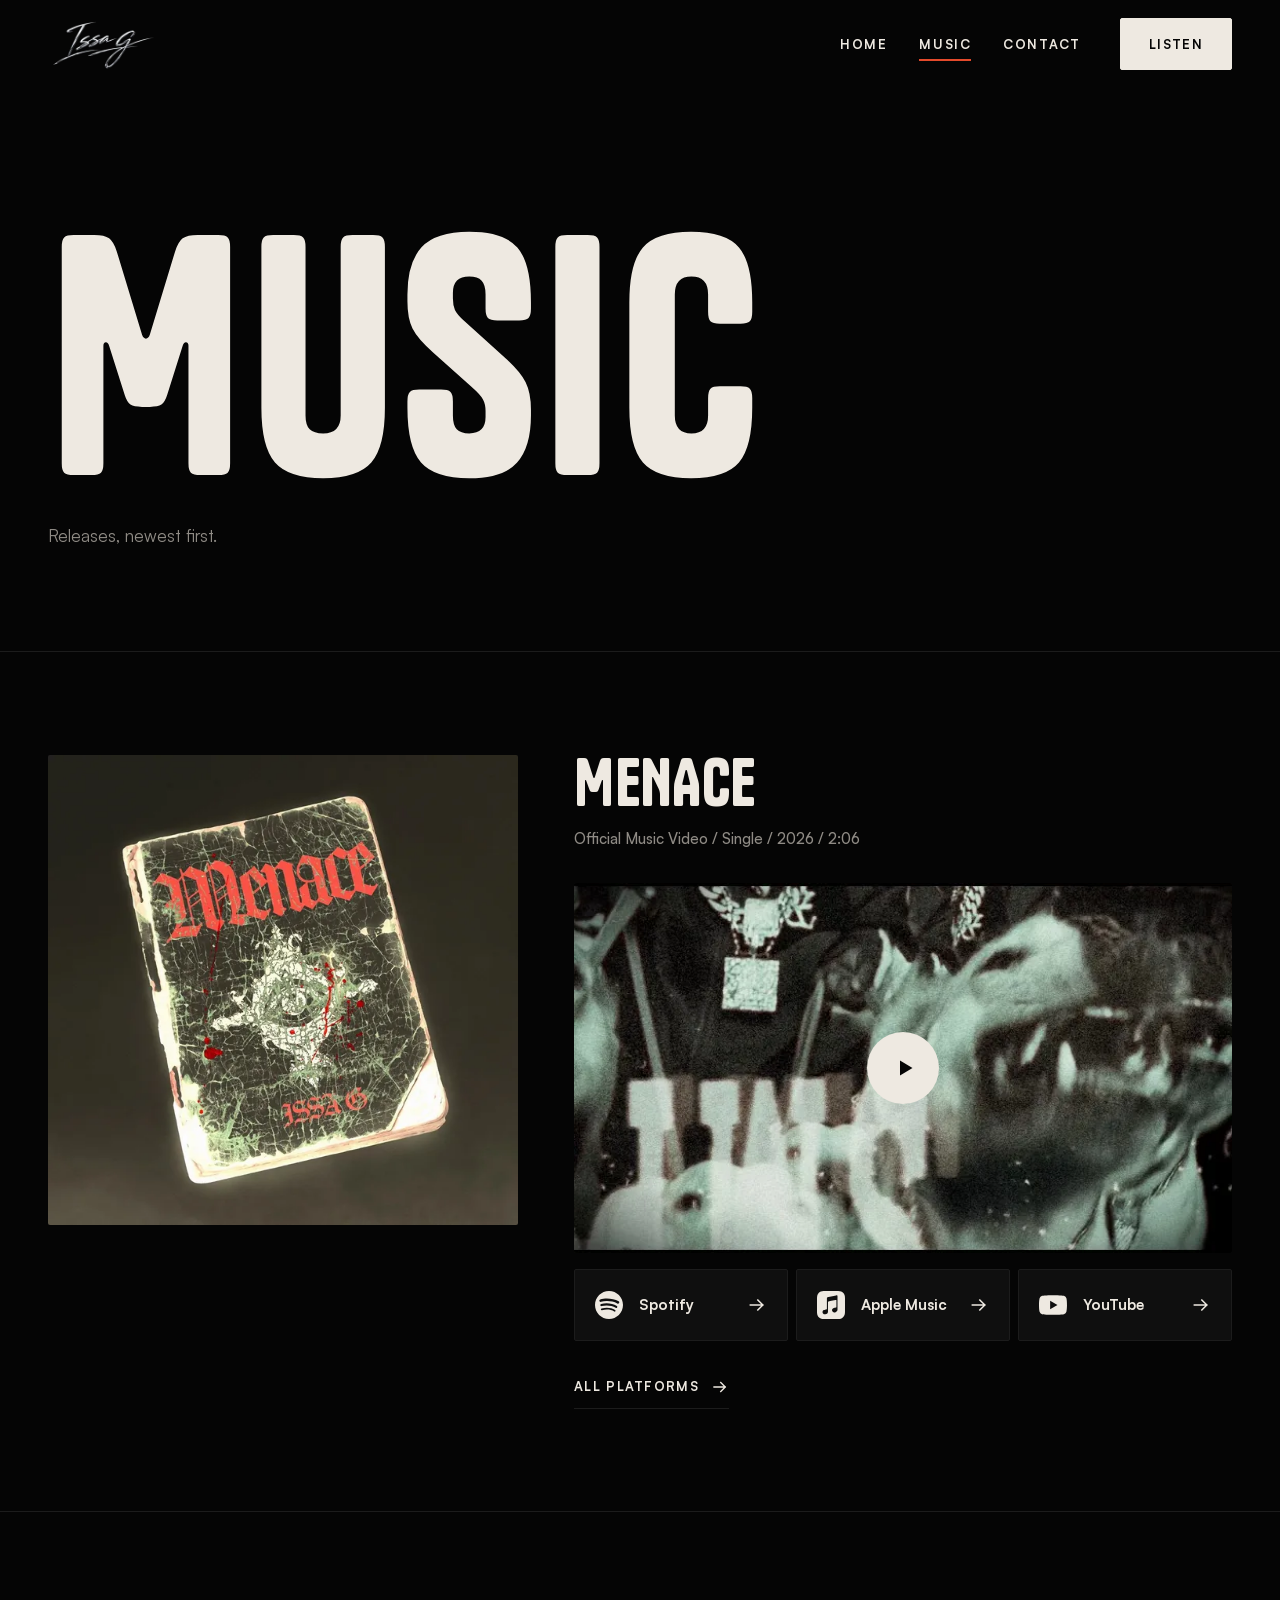
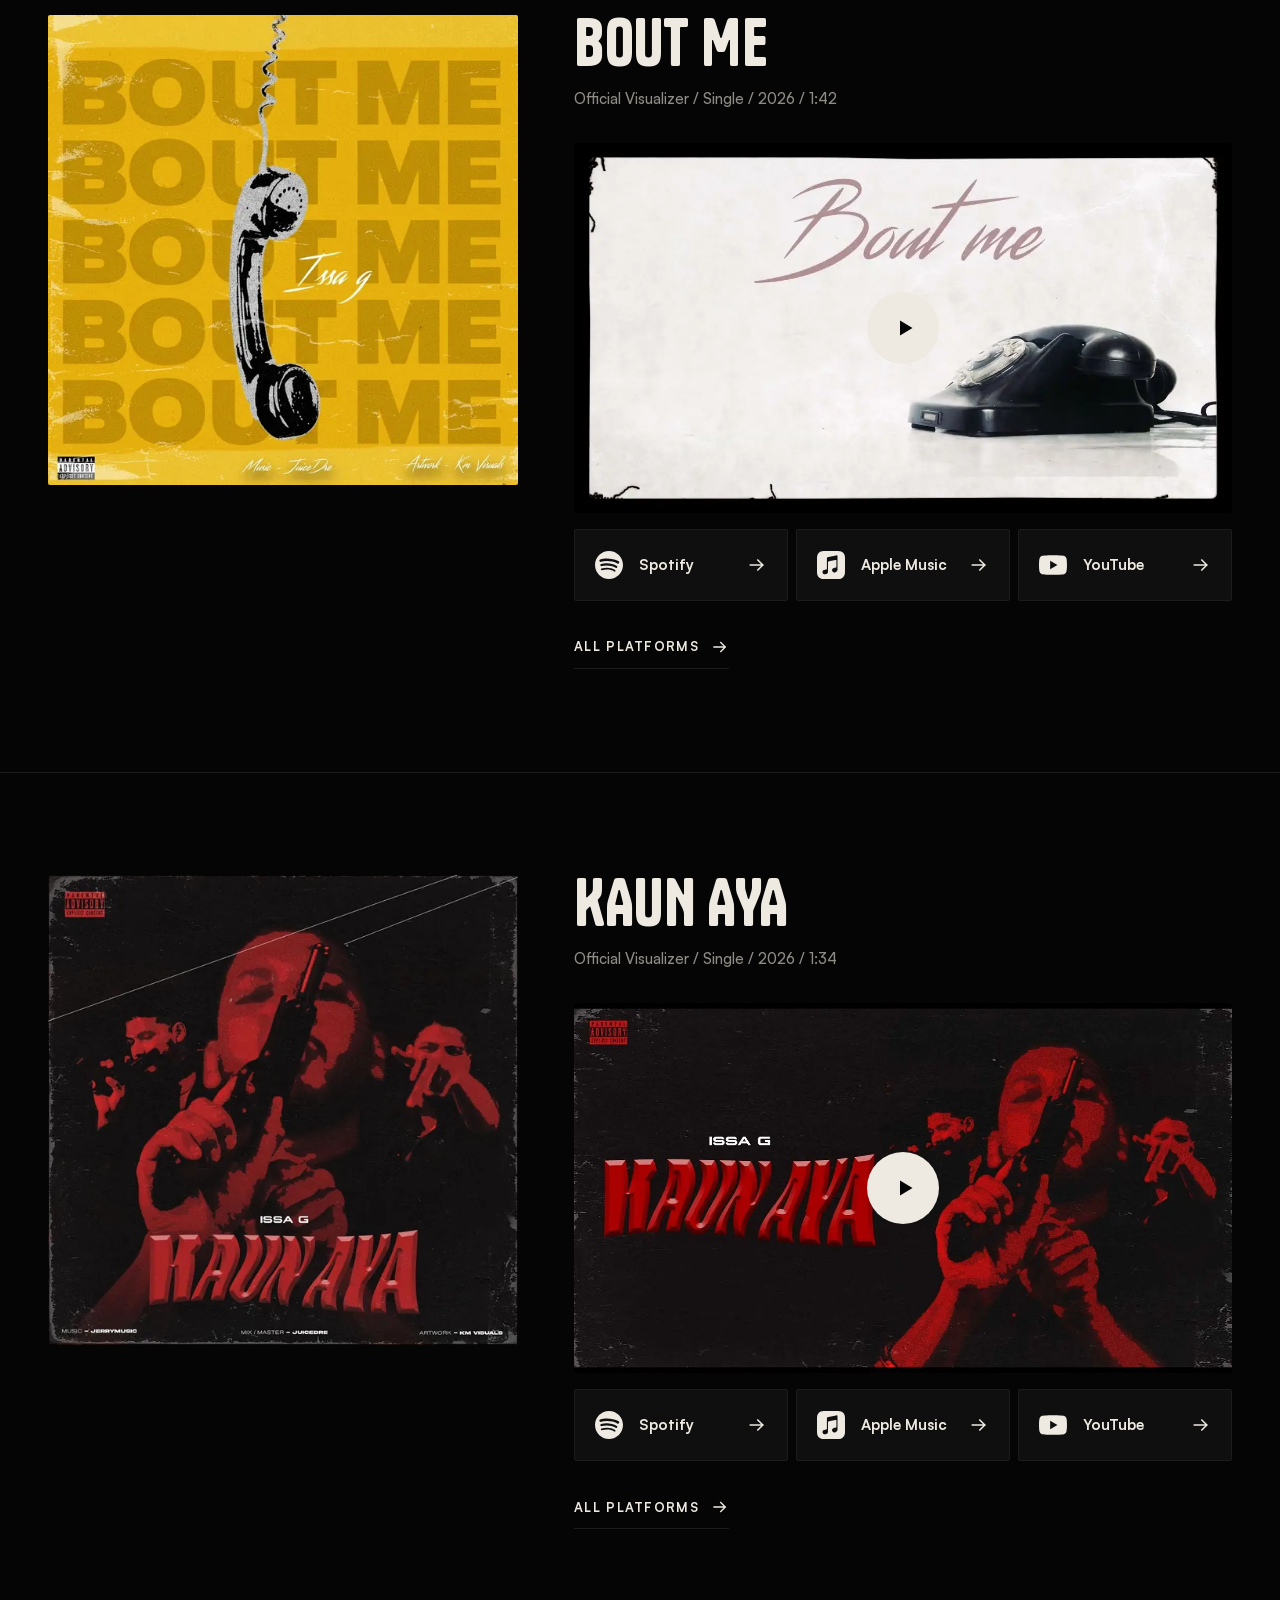
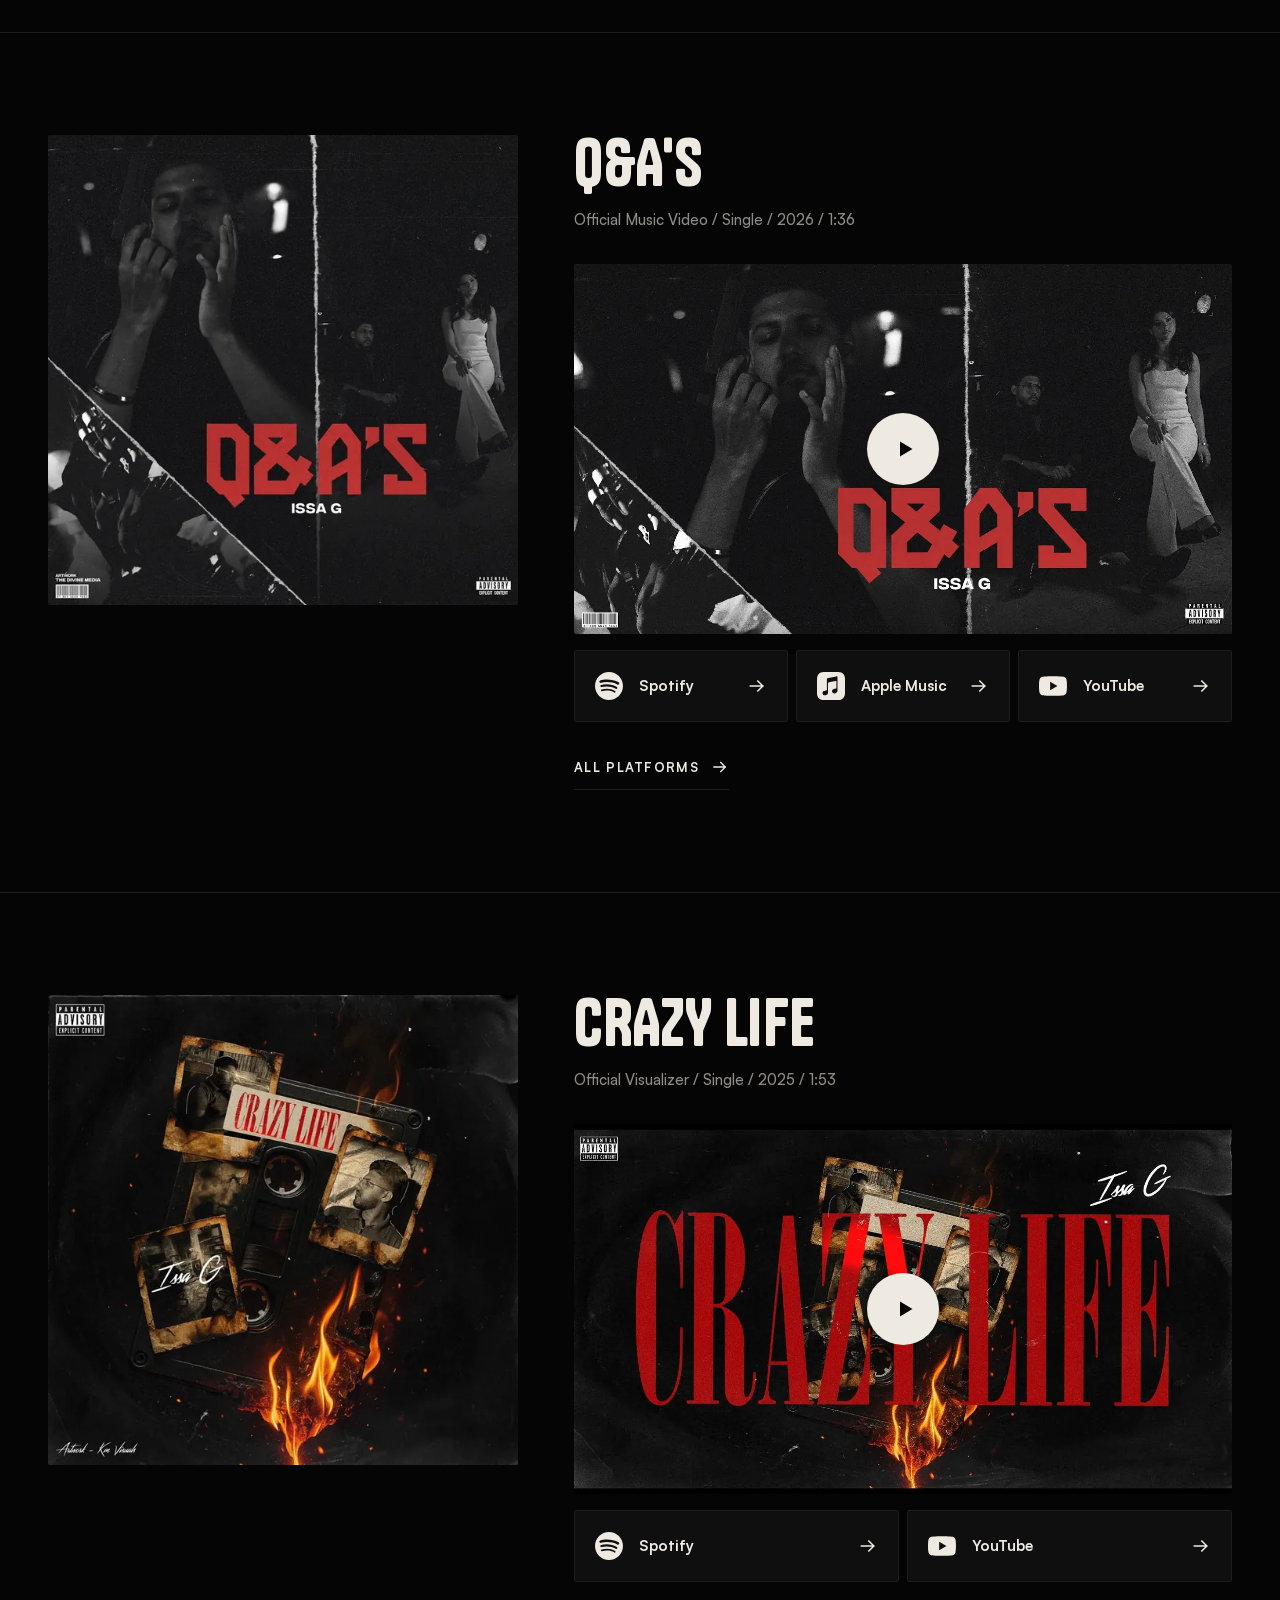
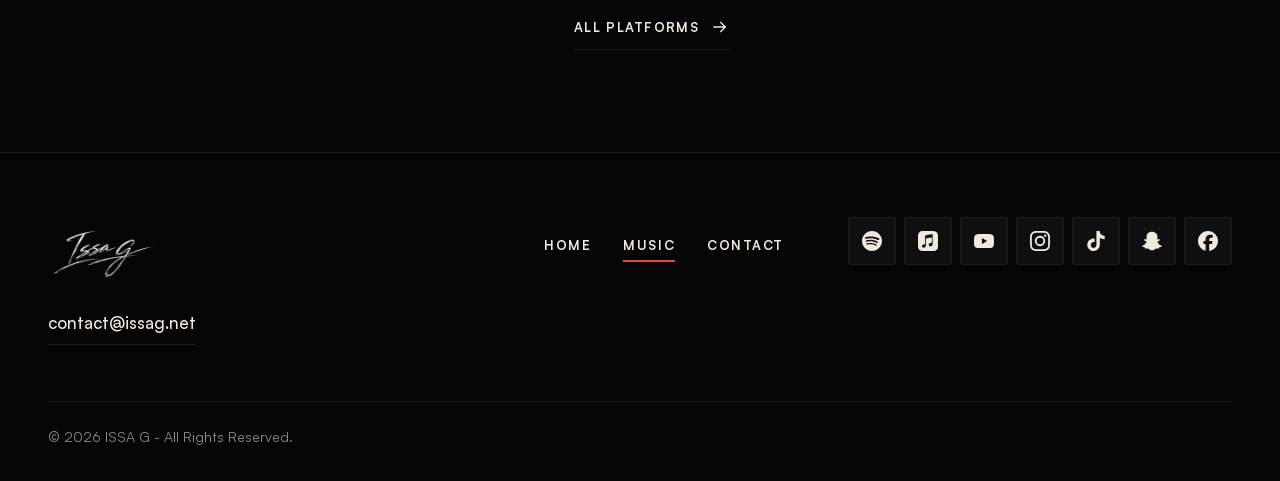
<file: music.html>
<!doctype html>
<html lang="en-AU">
<head>
<meta charset="utf-8">
<meta name="viewport" content="width=device-width, initial-scale=1">
<title>Music | ISSA G</title>
<meta name="description" content="Every ISSA G release in one place: Menace, Bout Me, Kaun Aya, Q&amp;A&#x27;s and Crazy Life. Watch the videos and stream on Spotify, Apple Music and YouTube.">
<link rel="canonical" href="https://issag.net/music.html">
<meta name="theme-color" content="#050505">
<meta name="color-scheme" content="dark">
<meta property="og:type" content="website">
<meta property="og:locale" content="en_AU">
<meta property="og:site_name" content="ISSA G">
<meta property="og:title" content="Music | ISSA G">
<meta property="og:description" content="Every ISSA G release in one place: Menace, Bout Me, Kaun Aya, Q&amp;A&#x27;s and Crazy Life. Watch the videos and stream on Spotify, Apple Music and YouTube.">
<meta property="og:url" content="https://issag.net/music.html">
<meta property="og:image" content="https://issag.net/images/og-image.jpg">
<meta property="og:image:width" content="1200">
<meta property="og:image:height" content="630">
<meta property="og:image:alt" content="ISSA G in red light behind a blurred hand">
<meta name="twitter:card" content="summary_large_image">
<meta name="twitter:title" content="Music | ISSA G">
<meta name="twitter:description" content="Every ISSA G release in one place: Menace, Bout Me, Kaun Aya, Q&amp;A&#x27;s and Crazy Life. Watch the videos and stream on Spotify, Apple Music and YouTube.">
<meta name="twitter:image" content="https://issag.net/images/og-image.jpg">
<!-- Favicon is a stand-in (Tanker "G") until ISSA G has a proper mark -->
<link rel="icon" href="images/favicon.svg" type="image/svg+xml">
<link rel="icon" href="images/favicon-32.png" sizes="32x32" type="image/png">
<link rel="icon" href="images/favicon-192.png" sizes="192x192" type="image/png">
<link rel="icon" href="images/favicon-512.png" sizes="512x512" type="image/png">
<link rel="apple-touch-icon" href="images/apple-touch-icon.png">
<link rel="preload" href="fonts/tanker-regular.woff2" as="font" type="font/woff2" crossorigin>
<link rel="preload" href="fonts/satoshi-500.woff2" as="font" type="font/woff2" crossorigin>
<link rel="stylesheet" href="styles.css">
<script src="main.js" defer></script>
<script type="application/ld+json">
{
  "@context": "https://schema.org",
  "@graph": [
    {
      "@type": "MusicRecording",
      "name": "Menace",
      "byArtist": {
        "@type": "MusicGroup",
        "name": "ISSA G",
        "url": "https://issag.net/"
      },
      "url": "https://open.spotify.com/track/09vWoYwUxlMOPcy7pg2qtS",
      "duration": "PT2M6S",
      "datePublished": "2026-05-01"
    },
    {
      "@type": "MusicRecording",
      "name": "Bout Me",
      "byArtist": {
        "@type": "MusicGroup",
        "name": "ISSA G",
        "url": "https://issag.net/"
      },
      "url": "https://open.spotify.com/track/6uPtVn6h7tHQHoJBDdFaUu",
      "duration": "PT1M42S"
    },
    {
      "@type": "MusicRecording",
      "name": "Kaun Aya",
      "byArtist": {
        "@type": "MusicGroup",
        "name": "ISSA G",
        "url": "https://issag.net/"
      },
      "url": "https://open.spotify.com/track/0IcBZmYNKJtcwCFEccrg68",
      "duration": "PT1M34S"
    },
    {
      "@type": "MusicRecording",
      "name": "Q&A's",
      "byArtist": {
        "@type": "MusicGroup",
        "name": "ISSA G",
        "url": "https://issag.net/"
      },
      "url": "https://open.spotify.com/album/6uSmIbd0iZiFDHek5S5hi1",
      "duration": "PT1M36S"
    },
    {
      "@type": "MusicRecording",
      "name": "Crazy Life",
      "byArtist": {
        "@type": "MusicGroup",
        "name": "ISSA G",
        "url": "https://issag.net/"
      },
      "url": "https://open.spotify.com/album/2IwkEkxnlOndHRFcatQglg",
      "duration": "PT1M53S"
    }
  ]
}
</script>
</head>
<body>
<a class="skip-link" href="#main">Skip to content</a>
<header class="site-header">
  <div class="container site-header__inner">
    <a class="logo" href="index.html"><picture><source type="image/webp" srcset="images/logo-issa-g-signature-240.webp 240w, images/logo-issa-g-signature-480.webp 480w" sizes="107px"><img src="images/logo-issa-g-signature.png" alt="ISSA G home" width="480" height="325"></picture></a>
    <div class="site-nav">
      <nav aria-label="Primary"><ul><li><a class="nav-link" href="index.html">Home</a></li><li><a class="nav-link" href="music.html" aria-current="page">Music</a></li><li><a class="nav-link" href="contact.html">Contact</a></li></ul></nav>
      <button class="btn btn--primary" type="button" data-panel-open aria-controls="panel" aria-expanded="false">Listen</button>
    </div>
    <button class="menu-btn" type="button" data-panel-open aria-controls="panel" aria-expanded="false">Menu <svg viewBox="0 0 24 24" aria-hidden="true" focusable="false"><path d="M3 8.5h18M3 15.5h18" fill="none" stroke="currentColor" stroke-width="1.8" stroke-linecap="square"/></svg></button>
  </div>
</header>
<main id="main" tabindex="-1">
<div class="container page-head">
  <h1 class="page-title">Music</h1>
  <p>Releases, newest first.</p>
</div>
<article class="release" id="menace" aria-labelledby="menace-title">
  <div class="container release__grid">
    <div class="release__cover"><picture><source type="image/webp" srcset="images/covers/menace-cover-600.webp 600w, images/covers/menace-cover-800.webp 800w, images/covers/menace-cover-1200.webp 1200w" sizes="(min-width: 900px) 520px, calc(100vw - 48px)"><img src="images/covers/menace-cover.jpg" alt="Cover art for &quot;Menace&quot; by ISSA G, a worn, cracked book with the title in red gothic lettering" width="1200" height="1200" loading="eager" fetchpriority="high"></picture></div>
    <div class="release__body">
      <h2 id="menace-title">Menace</h2>
      <p class="meta">Official Music Video / Single / 2026 / 2:06</p>
      <a class="video" href="https://www.youtube.com/watch?v=UFls4CKLGQE" data-yt="UFls4CKLGQE" data-title="ISSA G - Menace (Official Music Video)" aria-label="Play ISSA G - Menace (Official Music Video)"><picture><source type="image/webp" srcset="images/video/menace-thumb.webp"><img src="images/video/menace-thumb.jpg" alt="" width="640" height="360" loading="lazy" decoding="async"></picture><span class="video__play" aria-hidden="true"><svg viewBox="0 0 24 24" focusable="false"><path d="M7 4.5v15L19.5 12z" fill="currentColor"/></svg></span></a>
      <div class="tiles release-tiles--row"><a class="tile tile--stream" data-brand="spotify" href="https://open.spotify.com/track/09vWoYwUxlMOPcy7pg2qtS" target="_blank" rel="noopener noreferrer"><span class="icon" data-icon="spotify"></span><span class="tile__label"><span class="sr-only">Menace on </span>Spotify<span class="sr-only"> (opens in a new tab)</span></span><span class="icon icon--arrow" data-icon="arrow"></span></a><a class="tile tile--stream" data-brand="applemusic" href="https://music.apple.com/au/album/menace-single/1895184050" target="_blank" rel="noopener noreferrer"><span class="icon" data-icon="applemusic"></span><span class="tile__label"><span class="sr-only">Menace on </span>Apple Music<span class="sr-only"> (opens in a new tab)</span></span><span class="icon icon--arrow" data-icon="arrow"></span></a><a class="tile tile--stream" data-brand="youtube" href="https://www.youtube.com/watch?v=UFls4CKLGQE" target="_blank" rel="noopener noreferrer"><span class="icon" data-icon="youtube"></span><span class="tile__label"><span class="sr-only">Menace on </span>YouTube<span class="sr-only"> (opens in a new tab)</span></span><span class="icon icon--arrow" data-icon="arrow"></span></a></div>
      <a class="text-link" href="https://ditto.fm/menace-issa-g" target="_blank" rel="noopener noreferrer">All platforms<span class="sr-only"> for Menace</span><span class="sr-only"> (opens in a new tab)</span><span class="icon icon--sm icon--arrow" data-icon="arrow"></span></a>
    </div>
  </div>
</article>
<article class="release" id="bout-me" aria-labelledby="bout-me-title">
  <div class="container release__grid">
    <div class="release__cover" data-reveal><picture><source type="image/webp" srcset="images/covers/bout-me-cover-600.webp 600w, images/covers/bout-me-cover-800.webp 800w, images/covers/bout-me-cover-1200.webp 1200w" sizes="(min-width: 900px) 520px, calc(100vw - 48px)"><img src="images/covers/bout-me-cover.jpg" alt="Cover art for &quot;Bout Me&quot; by ISSA G, a hanging telephone receiver over the title repeated on yellow" width="1200" height="1200" loading="lazy" decoding="async"></picture></div>
    <div class="release__body" data-reveal="1">
      <h2 id="bout-me-title">Bout Me</h2>
      <p class="meta">Official Visualizer / Single / 2026 / 1:42</p>
      <a class="video" href="https://www.youtube.com/watch?v=OUtijPEmkd8" data-yt="OUtijPEmkd8" data-title="ISSA G - Bout Me (Official Visualizer)" aria-label="Play ISSA G - Bout Me (Official Visualizer)"><picture><source type="image/webp" srcset="images/video/bout-me-thumb.webp"><img src="images/video/bout-me-thumb.jpg" alt="" width="1280" height="720" loading="lazy" decoding="async"></picture><span class="video__play" aria-hidden="true"><svg viewBox="0 0 24 24" focusable="false"><path d="M7 4.5v15L19.5 12z" fill="currentColor"/></svg></span></a>
      <div class="tiles release-tiles--row"><a class="tile tile--stream" data-brand="spotify" href="https://open.spotify.com/track/6uPtVn6h7tHQHoJBDdFaUu" target="_blank" rel="noopener noreferrer"><span class="icon" data-icon="spotify"></span><span class="tile__label"><span class="sr-only">Bout Me on </span>Spotify<span class="sr-only"> (opens in a new tab)</span></span><span class="icon icon--arrow" data-icon="arrow"></span></a><a class="tile tile--stream" data-brand="applemusic" href="https://music.apple.com/au/album/bout-me-single/1887679615" target="_blank" rel="noopener noreferrer"><span class="icon" data-icon="applemusic"></span><span class="tile__label"><span class="sr-only">Bout Me on </span>Apple Music<span class="sr-only"> (opens in a new tab)</span></span><span class="icon icon--arrow" data-icon="arrow"></span></a><a class="tile tile--stream" data-brand="youtube" href="https://www.youtube.com/watch?v=OUtijPEmkd8" target="_blank" rel="noopener noreferrer"><span class="icon" data-icon="youtube"></span><span class="tile__label"><span class="sr-only">Bout Me on </span>YouTube<span class="sr-only"> (opens in a new tab)</span></span><span class="icon icon--arrow" data-icon="arrow"></span></a></div>
      <a class="text-link" href="https://ditto.fm/bout-me-issa-g" target="_blank" rel="noopener noreferrer">All platforms<span class="sr-only"> for Bout Me</span><span class="sr-only"> (opens in a new tab)</span><span class="icon icon--sm icon--arrow" data-icon="arrow"></span></a>
    </div>
  </div>
</article>
<article class="release" id="kaun-aya" aria-labelledby="kaun-aya-title">
  <div class="container release__grid">
    <div class="release__cover" data-reveal><picture><source type="image/webp" srcset="images/covers/kaun-aya-cover-600.webp 600w, images/covers/kaun-aya-cover-800.webp 800w, images/covers/kaun-aya-cover-1200.webp 1200w" sizes="(min-width: 900px) 520px, calc(100vw - 48px)"><img src="images/covers/kaun-aya-cover.jpg" alt="Cover art for &quot;Kaun Aya&quot; by ISSA G, a red-tinted photo of three men, one pointing a pistol at the camera" width="1200" height="1200" loading="lazy" decoding="async"></picture></div>
    <div class="release__body" data-reveal="1">
      <h2 id="kaun-aya-title">Kaun Aya</h2>
      <p class="meta">Official Visualizer / Single / 2026 / 1:34</p>
      <a class="video" href="https://www.youtube.com/watch?v=dhQlJdm1jsQ" data-yt="dhQlJdm1jsQ" data-title="ISSA G - Kaun Aya (Official Visualizer)" aria-label="Play ISSA G - Kaun Aya (Official Visualizer)"><picture><source type="image/webp" srcset="images/video/kaun-aya-thumb.webp"><img src="images/video/kaun-aya-thumb.jpg" alt="" width="1280" height="720" loading="lazy" decoding="async"></picture><span class="video__play" aria-hidden="true"><svg viewBox="0 0 24 24" focusable="false"><path d="M7 4.5v15L19.5 12z" fill="currentColor"/></svg></span></a>
      <div class="tiles release-tiles--row"><a class="tile tile--stream" data-brand="spotify" href="https://open.spotify.com/track/0IcBZmYNKJtcwCFEccrg68" target="_blank" rel="noopener noreferrer"><span class="icon" data-icon="spotify"></span><span class="tile__label"><span class="sr-only">Kaun Aya on </span>Spotify<span class="sr-only"> (opens in a new tab)</span></span><span class="icon icon--arrow" data-icon="arrow"></span></a><a class="tile tile--stream" data-brand="applemusic" href="https://music.apple.com/au/album/kaun-aya-single/1878712222" target="_blank" rel="noopener noreferrer"><span class="icon" data-icon="applemusic"></span><span class="tile__label"><span class="sr-only">Kaun Aya on </span>Apple Music<span class="sr-only"> (opens in a new tab)</span></span><span class="icon icon--arrow" data-icon="arrow"></span></a><a class="tile tile--stream" data-brand="youtube" href="https://www.youtube.com/watch?v=dhQlJdm1jsQ" target="_blank" rel="noopener noreferrer"><span class="icon" data-icon="youtube"></span><span class="tile__label"><span class="sr-only">Kaun Aya on </span>YouTube<span class="sr-only"> (opens in a new tab)</span></span><span class="icon icon--arrow" data-icon="arrow"></span></a></div>
      <a class="text-link" href="https://ditto.fm/kaun-aya" target="_blank" rel="noopener noreferrer">All platforms<span class="sr-only"> for Kaun Aya</span><span class="sr-only"> (opens in a new tab)</span><span class="icon icon--sm icon--arrow" data-icon="arrow"></span></a>
    </div>
  </div>
</article>
<article class="release" id="qas" aria-labelledby="qas-title">
  <div class="container release__grid">
    <div class="release__cover" data-reveal><picture><source type="image/webp" srcset="images/covers/qas-cover-600.webp 600w, images/covers/qas-cover-800.webp 800w, images/covers/qas-cover-1200.webp 1200w" sizes="(min-width: 900px) 520px, calc(100vw - 48px)"><img src="images/covers/qas-cover.jpg" alt="Cover art for &quot;Q&amp;A&#x27;s&quot; by ISSA G, a black and white party scene split by a diagonal line, with the title in red" width="1200" height="1200" loading="lazy" decoding="async"></picture></div>
    <div class="release__body" data-reveal="1">
      <h2 id="qas-title">Q&amp;A&#x27;s</h2>
      <p class="meta">Official Music Video / Single / 2026 / 1:36</p>
      <a class="video" href="https://www.youtube.com/watch?v=Qtkrf65wM2E" data-yt="Qtkrf65wM2E" data-title="ISSA G - Q&amp;A&#x27;s (Official Music Video)" aria-label="Play ISSA G - Q&amp;A&#x27;s (Official Music Video)"><picture><source type="image/webp" srcset="images/video/qas-thumb.webp"><img src="images/video/qas-thumb.jpg" alt="" width="1280" height="720" loading="lazy" decoding="async"></picture><span class="video__play" aria-hidden="true"><svg viewBox="0 0 24 24" focusable="false"><path d="M7 4.5v15L19.5 12z" fill="currentColor"/></svg></span></a>
      <div class="tiles release-tiles--row"><a class="tile tile--stream" data-brand="spotify" href="https://open.spotify.com/album/6uSmIbd0iZiFDHek5S5hi1" target="_blank" rel="noopener noreferrer"><span class="icon" data-icon="spotify"></span><span class="tile__label"><span class="sr-only">Q&amp;A&#x27;s on </span>Spotify<span class="sr-only"> (opens in a new tab)</span></span><span class="icon icon--arrow" data-icon="arrow"></span></a><a class="tile tile--stream" data-brand="applemusic" href="https://music.apple.com/au/album/q-as-single/1871663965" target="_blank" rel="noopener noreferrer"><span class="icon" data-icon="applemusic"></span><span class="tile__label"><span class="sr-only">Q&amp;A&#x27;s on </span>Apple Music<span class="sr-only"> (opens in a new tab)</span></span><span class="icon icon--arrow" data-icon="arrow"></span></a><a class="tile tile--stream" data-brand="youtube" href="https://www.youtube.com/watch?v=Qtkrf65wM2E" target="_blank" rel="noopener noreferrer"><span class="icon" data-icon="youtube"></span><span class="tile__label"><span class="sr-only">Q&amp;A&#x27;s on </span>YouTube<span class="sr-only"> (opens in a new tab)</span></span><span class="icon icon--arrow" data-icon="arrow"></span></a></div>
      <a class="text-link" href="https://ditto.fm/q-and-a-s" target="_blank" rel="noopener noreferrer">All platforms<span class="sr-only"> for Q&amp;A&#x27;s</span><span class="sr-only"> (opens in a new tab)</span><span class="icon icon--sm icon--arrow" data-icon="arrow"></span></a>
    </div>
  </div>
</article>
<article class="release" id="crazy-life" aria-labelledby="crazy-life-title">
  <div class="container release__grid">
    <div class="release__cover" data-reveal><picture><source type="image/webp" srcset="images/covers/crazy-life-cover-600.webp 600w, images/covers/crazy-life-cover-800.webp 800w, images/covers/crazy-life-cover-1200.webp 1200w" sizes="(min-width: 900px) 520px, calc(100vw - 48px)"><img src="images/covers/crazy-life-cover.jpg" alt="Cover art for &quot;Crazy Life&quot; by ISSA G, burning photos pinned around a cassette tape on black" width="1200" height="1200" loading="lazy" decoding="async"></picture></div>
    <div class="release__body" data-reveal="1">
      <h2 id="crazy-life-title">Crazy Life</h2>
      <p class="meta">Official Visualizer / Single / 2025 / 1:53</p>
      <a class="video" href="https://www.youtube.com/watch?v=DeqVrjHO884" data-yt="DeqVrjHO884" data-title="ISSA G - Crazy Life (Official Visualizer)" aria-label="Play ISSA G - Crazy Life (Official Visualizer)"><picture><source type="image/webp" srcset="images/video/crazy-life-thumb.webp"><img src="images/video/crazy-life-thumb.jpg" alt="" width="1280" height="720" loading="lazy" decoding="async"></picture><span class="video__play" aria-hidden="true"><svg viewBox="0 0 24 24" focusable="false"><path d="M7 4.5v15L19.5 12z" fill="currentColor"/></svg></span></a>
      <div class="tiles release-tiles--row release-tiles--2"><a class="tile tile--stream" data-brand="spotify" href="https://open.spotify.com/album/2IwkEkxnlOndHRFcatQglg" target="_blank" rel="noopener noreferrer"><span class="icon" data-icon="spotify"></span><span class="tile__label"><span class="sr-only">Crazy Life on </span>Spotify<span class="sr-only"> (opens in a new tab)</span></span><span class="icon icon--arrow" data-icon="arrow"></span></a><a class="tile tile--stream" data-brand="youtube" href="https://www.youtube.com/watch?v=DeqVrjHO884" target="_blank" rel="noopener noreferrer"><span class="icon" data-icon="youtube"></span><span class="tile__label"><span class="sr-only">Crazy Life on </span>YouTube<span class="sr-only"> (opens in a new tab)</span></span><span class="icon icon--arrow" data-icon="arrow"></span></a></div>
      <a class="text-link" href="https://ditto.fm/crazy_life_08f1aaa3" target="_blank" rel="noopener noreferrer">All platforms<span class="sr-only"> for Crazy Life</span><span class="sr-only"> (opens in a new tab)</span><span class="icon icon--sm icon--arrow" data-icon="arrow"></span></a>
    </div>
  </div>
</article>
</main>
<footer class="site-footer">
  <div class="container">
    <div class="site-footer__grid">
      <div class="site-footer__brand">
        <a class="logo" href="index.html"><picture><source type="image/webp" srcset="images/logo-issa-g-signature-240.webp 240w, images/logo-issa-g-signature-480.webp 480w" sizes="107px"><img src="images/logo-issa-g-signature.png" alt="ISSA G home" width="480" height="325"></picture></a>
        <a class="site-footer__email" href="mailto:contact@issag.net">contact@issag.net</a>
      </div>
      <nav class="site-footer__nav" aria-label="Footer"><ul><li><a class="nav-link" href="index.html">Home</a></li><li><a class="nav-link" href="music.html" aria-current="page">Music</a></li><li><a class="nav-link" href="contact.html">Contact</a></li></ul></nav>
      <ul class="socials"><li><a class="social" href="https://open.spotify.com/artist/4SuYH4CRMWleBbcTjwhmjV" target="_blank" rel="noopener noreferrer" aria-label="ISSA G on Spotify (opens in a new tab)"><span class="icon" data-icon="spotify"></span></a></li><li><a class="social" href="https://music.apple.com/au/artist/issa-g/1862249277" target="_blank" rel="noopener noreferrer" aria-label="ISSA G on Apple Music (opens in a new tab)"><span class="icon" data-icon="applemusic"></span></a></li><li><a class="social" href="https://www.youtube.com/@issagofficial" target="_blank" rel="noopener noreferrer" aria-label="ISSA G on YouTube (opens in a new tab)"><span class="icon" data-icon="youtube"></span></a></li><li><a class="social" href="https://www.instagram.com/i.issag" target="_blank" rel="noopener noreferrer" aria-label="ISSA G on Instagram (opens in a new tab)"><span class="icon" data-icon="instagram"></span></a></li><li><a class="social" href="https://www.tiktok.com/@i.issag" target="_blank" rel="noopener noreferrer" aria-label="ISSA G on TikTok (opens in a new tab)"><span class="icon" data-icon="tiktok"></span></a></li><li><a class="social" href="https://www.snapchat.com/@iss4_g" target="_blank" rel="noopener noreferrer" aria-label="ISSA G on Snapchat (opens in a new tab)"><span class="icon" data-icon="snapchat"></span></a></li><li><a class="social" href="https://www.facebook.com/people/ISSA-G/61585423064807/" target="_blank" rel="noopener noreferrer" aria-label="ISSA G on Facebook (opens in a new tab)"><span class="icon" data-icon="facebook"></span></a></li></ul>
    </div>
    <p class="site-footer__legal">&copy; <span data-year>2026</span> ISSA G - All Rights Reserved.</p>
  </div>
</footer>
<div class="backdrop" data-panel-close hidden></div>
<aside id="panel" class="panel" role="dialog" aria-modal="true" aria-label="Menu" hidden>
  <div class="panel__top">
    <a class="logo" href="index.html"><picture><source type="image/webp" srcset="images/logo-issa-g-signature-240.webp 240w, images/logo-issa-g-signature-480.webp 480w" sizes="107px"><img src="images/logo-issa-g-signature.png" alt="ISSA G home" width="480" height="325"></picture></a>
    <button class="panel__close" type="button" data-panel-close aria-label="Close menu"><svg viewBox="0 0 24 24" aria-hidden="true" focusable="false"><path d="M5.5 5.5l13 13M18.5 5.5l-13 13" fill="none" stroke="currentColor" stroke-width="1.8" stroke-linecap="square"/></svg></button>
  </div>
  <div class="panel__body">
    <nav class="panel-nav" aria-label="Main"><ul><li><a href="index.html"><span>Home</span></a></li><li><a href="music.html" aria-current="page"><span>Music</span></a></li><li><a href="contact.html"><span>Contact</span></a></li></ul></nav>
    <div class="panel__group">
      <span class="label">Stream</span>
      <div class="tiles"><a class="tile tile--stream" data-brand="spotify" href="https://open.spotify.com/artist/4SuYH4CRMWleBbcTjwhmjV" target="_blank" rel="noopener noreferrer"><span class="icon" data-icon="spotify"></span><span class="tile__label">Spotify<span class="sr-only"> (opens in a new tab)</span></span><span class="icon icon--arrow" data-icon="arrow"></span></a><a class="tile tile--stream" data-brand="applemusic" href="https://music.apple.com/au/artist/issa-g/1862249277" target="_blank" rel="noopener noreferrer"><span class="icon" data-icon="applemusic"></span><span class="tile__label">Apple Music<span class="sr-only"> (opens in a new tab)</span></span><span class="icon icon--arrow" data-icon="arrow"></span></a><a class="tile tile--stream" data-brand="youtube" href="https://www.youtube.com/@issagofficial" target="_blank" rel="noopener noreferrer"><span class="icon" data-icon="youtube"></span><span class="tile__label">YouTube<span class="sr-only"> (opens in a new tab)</span></span><span class="icon icon--arrow" data-icon="arrow"></span></a></div>
    </div>
    <div class="panel__group">
      <span class="label">Follow</span>
      <div class="tiles tiles--follow"><a class="tile tile--follow" data-brand="instagram" href="https://www.instagram.com/i.issag" target="_blank" rel="noopener noreferrer"><span class="icon" data-icon="instagram"></span><span>Instagram<span class="sr-only"> (opens in a new tab)</span></span></a><a class="tile tile--follow" data-brand="tiktok" href="https://www.tiktok.com/@i.issag" target="_blank" rel="noopener noreferrer"><span class="icon" data-icon="tiktok"></span><span>TikTok<span class="sr-only"> (opens in a new tab)</span></span></a><a class="tile tile--follow" data-brand="snapchat" href="https://www.snapchat.com/@iss4_g" target="_blank" rel="noopener noreferrer"><span class="icon" data-icon="snapchat"></span><span>Snapchat<span class="sr-only"> (opens in a new tab)</span></span></a><a class="tile tile--follow" data-brand="facebook" href="https://www.facebook.com/people/ISSA-G/61585423064807/" target="_blank" rel="noopener noreferrer"><span class="icon" data-icon="facebook"></span><span>Facebook<span class="sr-only"> (opens in a new tab)</span></span></a></div>
    </div>
    <iframe class="spotify-embed" data-src="https://open.spotify.com/embed/artist/4SuYH4CRMWleBbcTjwhmjV?utm_source=generator&amp;theme=0" title="ISSA G on Spotify" width="100%" height="352" allow="autoplay; clipboard-write; encrypted-media; fullscreen; picture-in-picture" loading="lazy"></iframe>
    <a class="panel__email" href="mailto:contact@issag.net">contact@issag.net</a>
  </div>
</aside>
</body>
</html>
</file>
<file: styles.css>
/* ISSA G - shared styles */
/* Tanker and Satoshi by Indian Type Foundry, used under the ITF Free Font License (Fontshare). */

@font-face {
  font-family: "Tanker";
  src: url("fonts/tanker-regular.woff2") format("woff2");
  font-weight: 400;
  font-style: normal;
  font-display: swap;
}
@font-face {
  font-family: "Satoshi";
  src: url("fonts/satoshi-400.woff2") format("woff2");
  font-weight: 400;
  font-style: normal;
  font-display: swap;
}
@font-face {
  font-family: "Satoshi";
  src: url("fonts/satoshi-500.woff2") format("woff2");
  font-weight: 500;
  font-style: normal;
  font-display: swap;
}
@font-face {
  font-family: "Satoshi";
  src: url("fonts/satoshi-700.woff2") format("woff2");
  font-weight: 700;
  font-style: normal;
  font-display: swap;
}
@font-face {
  font-family: "Satoshi";
  src: url("fonts/satoshi-900.woff2") format("woff2");
  font-weight: 900;
  font-style: normal;
  font-display: swap;
}

:root {
  --ink: #050505;
  --coal: #0f0f0f;
  --graphite: #1c1c1c;
  --bone: #eee9e1;
  --ash: #8f8b85;
  --ember: #e44a2b;

  --spotify: #1ed760;
  --youtube: #ff0000;
  --applemusic: #fa243c;

  --display: "Tanker", "Arial Narrow", sans-serif;
  --body: "Satoshi", system-ui, sans-serif;

  --gutter: 24px;
  --max: 1280px;
  --header-h: 72px;
  --radius: 2px;
  --section-pad: clamp(80px, 12vw, 180px);

  --size-name: clamp(6.5rem, 27vw, 30rem);
  --size-page: clamp(4rem, 25vw, 20rem);
  --size-h2: clamp(3.5rem, 9vw, 9rem);
  --size-title: clamp(2.5rem, 5vw, 4.5rem);

  --ease: cubic-bezier(0.2, 0.8, 0.2, 1);

  color-scheme: dark;
}

@media (min-width: 900px) {
  :root {
    --gutter: 48px;
    --header-h: 88px;
  }
}

/* Base */

*,
*::before,
*::after {
  box-sizing: border-box;
}

html {
  -webkit-text-size-adjust: 100%;
  text-size-adjust: 100%;
  background: var(--ink);
}

@media (prefers-reduced-motion: no-preference) {
  html {
    scroll-behavior: smooth;
  }
}

body {
  margin: 0;
  background: var(--ink);
  color: var(--bone);
  font-family: var(--body);
  font-size: 17px;
  font-weight: 400;
  line-height: 1.6;
  font-synthesis: none;
  -webkit-font-smoothing: antialiased;
  -moz-osx-font-smoothing: grayscale;
  overflow-x: hidden;
}

img,
svg,
iframe {
  display: block;
  max-width: 100%;
}

img {
  height: auto;
}

a {
  color: inherit;
  text-decoration: none;
}

h1,
h2,
h3,
p {
  margin: 0;
}

h1,
h2,
h3 {
  font-family: var(--display);
  font-weight: 400;
  line-height: 0.88;
  letter-spacing: 0.01em;
  text-transform: uppercase;
}

h2 {
  font-size: var(--size-h2);
}

button,
input,
textarea {
  font: inherit;
  color: inherit;
}

button {
  cursor: pointer;
}

:focus-visible {
  outline: 2px solid var(--ember);
  outline-offset: 3px;
}

::selection {
  background: var(--bone);
  color: var(--ink);
}

[hidden] {
  display: none !important;
}

.sr-only {
  position: absolute;
  width: 1px;
  height: 1px;
  padding: 0;
  margin: -1px;
  overflow: hidden;
  clip: rect(0, 0, 0, 0);
  white-space: nowrap;
  border: 0;
}

.container {
  width: 100%;
  max-width: calc(var(--max) + var(--gutter) * 2);
  margin-inline: auto;
  padding-inline: var(--gutter);
}

.skip-link {
  position: fixed;
  top: 12px;
  left: 12px;
  z-index: 100;
  padding: 14px 20px;
  background: var(--bone);
  color: var(--ink);
  font-weight: 700;
  font-size: 13px;
  letter-spacing: 0.1em;
  text-transform: uppercase;
  border-radius: var(--radius);
  transform: translateY(-200%);
}

.skip-link:focus-visible {
  transform: none;
}

/* Icons */

.icon {
  display: inline-flex;
  flex: none;
  width: 28px;
  height: 28px;
}

.icon svg {
  width: 100%;
  height: 100%;
}

.icon--sm {
  width: 18px;
  height: 18px;
}

/* Labels and buttons */

.label {
  display: block;
  color: var(--ash);
  font-size: 13px;
  font-weight: 700;
  letter-spacing: 0.1em;
  text-transform: uppercase;
}

.btn {
  display: inline-flex;
  align-items: center;
  justify-content: center;
  gap: 10px;
  min-height: 52px;
  padding: 0 28px;
  border: 1px solid var(--bone);
  border-radius: var(--radius);
  font-family: var(--body);
  font-size: 13px;
  font-weight: 700;
  letter-spacing: 0.1em;
  line-height: 1;
  text-transform: uppercase;
  white-space: nowrap;
  transition: background-color 200ms ease, color 200ms ease, border-color 200ms ease;
}

.btn--primary {
  background: var(--bone);
  color: var(--ink);
}

.btn--primary:hover {
  background: #fff;
  border-color: #fff;
}

.btn--secondary {
  background: transparent;
  color: var(--bone);
}

.btn--secondary:hover {
  background: var(--bone);
  color: var(--ink);
}

.btn:disabled {
  cursor: progress;
  opacity: 0.7;
}

.text-link {
  display: inline-flex;
  align-items: center;
  gap: 12px;
  min-height: 44px;
  font-size: 13px;
  font-weight: 700;
  letter-spacing: 0.1em;
  text-transform: uppercase;
  border-bottom: 1px solid var(--graphite);
  transition: border-color 200ms ease;
}

.text-link:hover {
  border-color: var(--bone);
}

.text-link .icon--arrow {
  transition: transform 200ms ease;
}

.text-link:hover .icon--arrow {
  transform: translateX(4px);
}

/* Header */

.site-header {
  position: fixed;
  top: 0;
  left: 0;
  right: 0;
  z-index: 40;
  height: var(--header-h);
  background-color: rgba(5, 5, 5, 0);
  transition: background-color 300ms ease;
}

.site-header.is-scrolled {
  background-color: rgba(5, 5, 5, 0.82);
  -webkit-backdrop-filter: blur(12px);
  backdrop-filter: blur(12px);
}

.site-header__inner {
  display: flex;
  align-items: center;
  justify-content: space-between;
  gap: 24px;
  height: 100%;
}

.logo {
  display: inline-flex;
  align-items: center;
  min-height: 44px;
}

.logo img {
  width: auto;
  height: 56px;
}

@media (min-width: 900px) {
  .site-header .logo img {
    height: 72px;
  }
}

.site-nav {
  display: none;
  align-items: center;
  gap: 40px;
}

.site-nav ul {
  display: flex;
  gap: 32px;
  margin: 0;
  padding: 0;
  list-style: none;
}

.nav-link {
  position: relative;
  display: inline-flex;
  align-items: center;
  min-height: 44px;
  font-size: 13px;
  font-weight: 700;
  letter-spacing: 0.12em;
  text-transform: uppercase;
}

.nav-link::after {
  content: "";
  position: absolute;
  left: 0;
  right: 0;
  top: calc(50% + 0.5em + 8px);
  height: 2px;
  background: var(--ember);
  transform: scaleX(0);
  transform-origin: left;
  transition: transform 200ms ease;
}

.nav-link[aria-current="page"]::after {
  transform: scaleX(1);
}

.nav-link:hover::after {
  transform: scaleX(1);
  background: var(--bone);
}

.nav-link[aria-current="page"]:hover::after {
  background: var(--ember);
}

.menu-btn {
  display: inline-flex;
  align-items: center;
  gap: 12px;
  min-height: 48px;
  padding: 0 4px 0 12px;
  background: none;
  border: 0;
  font-size: 13px;
  font-weight: 700;
  letter-spacing: 0.12em;
  text-transform: uppercase;
}

.menu-btn svg {
  width: 24px;
  height: 24px;
}

@media (min-width: 900px) {
  .site-nav {
    display: flex;
  }

  .menu-btn {
    display: none;
  }
}

/* Side panel */

.backdrop {
  position: fixed;
  inset: 0;
  z-index: 50;
  background: rgba(0, 0, 0, 0.7);
  opacity: 0;
  transition: opacity 380ms var(--ease);
}

.panel {
  position: fixed;
  top: 0;
  right: 0;
  bottom: 0;
  z-index: 60;
  display: flex;
  flex-direction: column;
  width: min(100vw, 480px);
  height: 100vh;
  height: 100dvh;
  overflow-y: auto;
  overscroll-behavior: contain;
  background: var(--ink);
  border-left: 1px solid var(--graphite);
  transform: translateX(100%);
  transition: transform 380ms var(--ease);
}

.backdrop.is-open {
  opacity: 1;
}

.panel.is-open {
  transform: none;
}

.panel__top {
  position: sticky;
  top: 0;
  z-index: 1;
  display: flex;
  align-items: center;
  justify-content: space-between;
  min-height: var(--header-h);
  padding: 0 var(--gutter);
  background: var(--ink);
  border-bottom: 1px solid var(--graphite);
}

@media (min-width: 900px) {
  .panel__top,
  .panel__body {
    padding-inline: 32px;
  }
}

.panel__close {
  display: inline-flex;
  align-items: center;
  justify-content: center;
  width: 48px;
  height: 48px;
  margin-right: -12px;
  background: none;
  border: 0;
  border-radius: var(--radius);
}

.panel__close svg {
  width: 24px;
  height: 24px;
}

.panel__body {
  display: flex;
  flex-direction: column;
  gap: 40px;
  padding: 24px var(--gutter) 40px;
}

.panel-nav ul {
  margin: 0;
  padding: 0;
  list-style: none;
}

.panel-nav a {
  display: block;
  padding: 16px 0 12px;
  border-bottom: 1px solid var(--graphite);
  font-family: var(--display);
  font-size: clamp(3.5rem, 18vw, 5rem);
  line-height: 0.88;
  text-transform: uppercase;
}

.panel-nav a span {
  display: inline-block;
  padding-bottom: 6px;
  border-bottom: 2px solid transparent;
}

.panel-nav a[aria-current="page"] span {
  border-bottom-color: var(--ember);
}

@media (min-width: 900px) {
  .panel-nav {
    display: none;
  }
}

.panel__group {
  display: flex;
  flex-direction: column;
  gap: 16px;
}

.panel .tile--follow {
  aspect-ratio: auto;
  min-height: 96px;
}

.panel__email {
  font-size: 17px;
  font-weight: 500;
  align-self: flex-start;
  min-height: 44px;
  display: inline-flex;
  align-items: center;
  border-bottom: 1px solid var(--graphite);
}

.panel__email:hover {
  border-color: var(--bone);
}

/* Tiles */

.tiles {
  display: grid;
  gap: 8px;
}

.tile {
  display: flex;
  align-items: center;
  border: 1px solid var(--graphite);
  border-radius: var(--radius);
  background: var(--coal);
  transition: border-color 200ms ease, background-color 200ms ease, color 200ms ease;
}

.tile--stream {
  gap: 16px;
  min-height: 72px;
  padding: 0 20px;
  font-weight: 700;
  font-size: 15px;
}

.tile--stream .tile__label {
  flex: 1;
}

.tile--stream .icon--arrow {
  width: 20px;
  height: 20px;
  transition: transform 200ms ease;
}

.tile--stream .icon:first-child {
  transition: color 200ms ease;
}

.tile--stream:hover {
  border-color: var(--bone);
}

.tile--stream:hover .icon--arrow {
  transform: translateX(4px);
}

.tile[data-brand="spotify"]:hover .icon:first-child {
  color: var(--spotify);
}

.tile[data-brand="applemusic"]:hover .icon:first-child {
  color: var(--applemusic);
}

.tile[data-brand="youtube"]:hover .icon:first-child {
  color: var(--youtube);
}

.tiles--follow {
  grid-template-columns: repeat(2, 1fr);
}

.tile--follow {
  flex-direction: column;
  justify-content: center;
  gap: 10px;
  aspect-ratio: 1 / 1;
  min-height: 96px;
  padding: 12px;
  font-size: 12px;
  font-weight: 700;
  letter-spacing: 0.06em;
  text-transform: uppercase;
}

.tile--follow:hover {
  background: var(--bone);
  border-color: var(--bone);
  color: var(--ink);
}

.spotify-embed {
  width: 100%;
  height: 352px;
  border: 0;
  border-radius: 12px;
  background: var(--coal);
}

/* Sections */

main {
  display: block;
}

.section {
  padding-block: var(--section-pad);
  scroll-margin-top: 96px;
}

.section + .section {
  border-top: 1px solid var(--graphite);
}

.section__head {
  display: flex;
  flex-direction: column;
  gap: 16px;
  margin-bottom: clamp(40px, 6vw, 72px);
}

.meta {
  color: var(--ash);
  font-size: 15px;
  font-weight: 500;
}

/* Hero: the Name Wall */

.hero {
  position: relative;
  display: flex;
  align-items: flex-end;
  min-height: 640px;
  min-height: max(640px, 100svh);
  overflow: hidden;
  isolation: isolate;
}

.hero__media,
.hero__media img {
  position: absolute;
  inset: 0;
  width: 100%;
  height: 100%;
}

.hero__media {
  z-index: -2;
}

.hero__media img {
  object-fit: cover;
  object-position: 62% 46%;
}

.hero::before {
  content: "";
  position: absolute;
  inset: 0;
  z-index: -1;
  background:
    linear-gradient(to bottom, rgba(5, 5, 5, 0.55) 0%, rgba(5, 5, 5, 0) 22%),
    linear-gradient(to top, var(--ink) 0%, rgba(5, 5, 5, 0.86) 20%, rgba(5, 5, 5, 0) 45%);
}

.hero__inner {
  display: flex;
  flex-direction: column;
  gap: 28px;
  padding-bottom: 32px;
}

.hero__name {
  font-size: var(--size-name);
  line-height: 0.88;
  letter-spacing: 0;
  white-space: nowrap;
  color: var(--bone);
}

.hero__actions {
  display: flex;
  flex-direction: column;
  gap: 12px;
}

@media (min-width: 560px) {
  .hero__actions {
    flex-direction: row;
  }
}

@media (min-width: 900px) {
  .hero__media img {
    object-position: 64% 46%;
  }
}

@media (min-width: 1200px) {
  .hero__inner {
    flex-direction: row;
    align-items: flex-end;
    justify-content: space-between;
    padding-bottom: 0;
  }

  .hero__name {
    margin-bottom: -0.035em;
  }

  .hero__actions {
    padding-bottom: 8px;
  }
}

/* Video facade */

.video {
  position: relative;
  display: block;
  aspect-ratio: 16 / 9;
  overflow: hidden;
  border-radius: var(--radius);
  background: var(--coal);
}

.video img,
.video picture,
.video iframe {
  width: 100%;
  height: 100%;
}

.video img {
  object-fit: cover;
  transition: transform 400ms var(--ease), opacity 200ms ease;
}

.video iframe {
  border: 0;
}

.video__play {
  position: absolute;
  top: 50%;
  left: 50%;
  display: flex;
  align-items: center;
  justify-content: center;
  width: 72px;
  height: 72px;
  margin: -36px 0 0 -36px;
  border-radius: 50%;
  background: var(--bone);
  color: var(--ink);
  transition: background-color 200ms ease, color 200ms ease;
}

.video__play svg {
  width: 24px;
  height: 24px;
  margin-left: 4px;
}

a.video:hover .video__play,
a.video:focus-visible .video__play {
  background: var(--ember);
  color: var(--bone);
}

a.video:hover img {
  transform: scale(1.02);
}

/* Latest release */

.release-tiles {
  margin-top: 8px;
}

.feature .video {
  margin-bottom: 8px;
}

@media (min-width: 900px) {
  .release-tiles {
    grid-template-columns: repeat(3, 1fr);
  }
}

/* Stream and follow */

.stream-grid {
  display: grid;
  gap: 48px;
}

.stream-grid__links {
  display: flex;
  flex-direction: column;
  gap: 16px;
}

.stream-grid__links .label:not(:first-child) {
  margin-top: 24px;
}

@media (min-width: 900px) {
  .stream-grid {
    grid-template-columns: 7fr 5fr;
    align-items: start;
  }

  .stream-grid .tiles--follow-wide {
    grid-template-columns: repeat(2, 1fr);
  }
}

/* Watch */

.watch-grid {
  display: grid;
  gap: 56px 32px;
}

.watch-item h3 {
  margin-top: 20px;
  font-size: 2rem;
}

.watch-item .meta {
  margin-top: 8px;
}

.watch-more {
  margin-top: 56px;
}

@media (min-width: 768px) {
  .watch-grid {
    grid-template-columns: repeat(2, 1fr);
  }
}

/* Cover wall */

.cover-wall {
  display: grid;
  grid-template-columns: repeat(2, 1fr);
  gap: 32px 16px;
  margin: 0;
  padding: 0;
  list-style: none;
}

.cover-wall li:first-child {
  grid-column: 1 / -1;
}

.cover {
  display: block;
}

.cover__art {
  display: block;
  aspect-ratio: 1 / 1;
  overflow: hidden;
  border-radius: var(--radius);
  background: var(--coal);
}

.cover__art img {
  width: 100%;
  height: 100%;
  object-fit: cover;
  transition: transform 400ms var(--ease);
}

.cover:hover .cover__art img {
  transform: scale(1.03);
}

.cover h3 {
  margin-top: 16px;
  font-size: clamp(1.75rem, 3vw, 2.25rem);
}

.cover .meta {
  margin-top: 6px;
  font-size: 14px;
}

.releases-more {
  margin-top: 56px;
}

@media (min-width: 600px) {
  .cover-wall {
    grid-template-columns: repeat(3, 1fr);
  }

  .cover-wall li:first-child {
    grid-column: auto;
  }
}

@media (min-width: 1025px) {
  .cover-wall {
    grid-template-columns: repeat(5, 1fr);
    gap: 24px;
  }
}

/* About */

.statement {
  max-width: 24ch;
  font-size: clamp(1.6rem, 3vw, 2.6rem);
  font-weight: 500;
  line-height: 1.2;
  letter-spacing: -0.01em;
}

@media (min-width: 900px) {
  .statement {
    max-width: 28ch;
  }
}

/* Join */

.join-form {
  max-width: 720px;
}

.join-form__row {
  display: flex;
  flex-direction: column;
  gap: 8px;
}

.join-form .field {
  flex: 1;
}

@media (min-width: 600px) {
  .join-form__row {
    flex-direction: row;
    align-items: flex-end;
  }

  .join-form .btn {
    min-height: 56px;
  }
}

.join-lede {
  max-width: 44ch;
  color: var(--ash);
}

/* Forms */

.field {
  display: flex;
  flex-direction: column;
  gap: 8px;
}

.field label {
  font-size: 13px;
  font-weight: 700;
  letter-spacing: 0.1em;
  text-transform: uppercase;
}

.field label span {
  color: var(--ash);
  font-weight: 500;
  letter-spacing: 0.04em;
  text-transform: none;
}

.input {
  width: 100%;
  min-height: 56px;
  padding: 14px 16px;
  background: var(--coal);
  border: 1px solid var(--graphite);
  border-radius: var(--radius);
  font-size: 17px;
  transition: border-color 200ms ease;
}

.input:hover {
  border-color: var(--ash);
}

.input:focus-visible {
  border-color: var(--bone);
}

textarea.input {
  min-height: 160px;
  resize: vertical;
}

.honeypot {
  position: absolute;
  left: -9999px;
  width: 1px;
  height: 1px;
  overflow: hidden;
}

.form-status {
  min-height: 1.6em;
  margin-top: 16px;
  color: var(--ash);
  font-size: 15px;
  font-weight: 500;
}

.form-status.is-success {
  color: var(--bone);
}

/* Inner pages */

.page-head {
  padding-top: calc(var(--header-h) + clamp(48px, 10vw, 140px));
  padding-bottom: clamp(48px, 8vw, 120px);
}

.page-title {
  font-size: var(--size-page);
  white-space: nowrap;
}

.page-head p {
  margin-top: 24px;
  color: var(--ash);
  font-size: 17px;
}

/* Music page */

.release {
  padding-block: clamp(56px, 8vw, 120px);
  border-top: 1px solid var(--graphite);
  scroll-margin-top: 96px;
}

.release__grid {
  display: grid;
  gap: 32px;
}

.release__cover {
  border-radius: var(--radius);
  overflow: hidden;
  background: var(--coal);
}

.release__cover img {
  width: 100%;
}

.release__body {
  display: flex;
  flex-direction: column;
  gap: 16px;
}

.release__body h2 {
  font-size: var(--size-title);
}

.release__body .video {
  margin-top: 16px;
}

.release__body .text-link {
  align-self: flex-start;
  margin-top: 8px;
}

@media (min-width: 900px) {
  .release__grid {
    grid-template-columns: 5fr 7fr;
    gap: 56px;
    align-items: start;
  }

  .release__cover {
    position: sticky;
    top: calc(var(--header-h) + 24px);
  }

  .release-tiles--row {
    grid-template-columns: repeat(3, 1fr);
  }

  .release-tiles--row.release-tiles--2 {
    grid-template-columns: repeat(2, 1fr);
  }
}

/* Contact page */

.contact-grid {
  display: grid;
  gap: 64px;
  padding-bottom: var(--section-pad);
}

.contact-lede {
  color: var(--ash);
  font-size: 17px;
}

.contact-email {
  display: flex;
  flex-wrap: wrap;
  align-items: center;
  gap: 16px;
  margin-top: 16px;
}

.contact-email a {
  font-size: clamp(1.5rem, 3.4vw, 2.6rem);
  font-weight: 500;
  line-height: 1.2;
  border-bottom: 1px solid var(--graphite);
  overflow-wrap: anywhere;
}

.contact-email a:hover {
  border-color: var(--bone);
}

.copy-btn {
  min-height: 44px;
  padding: 0 18px;
}

.contact-form {
  display: flex;
  flex-direction: column;
  gap: 24px;
}

.contact-form .btn {
  align-self: flex-start;
  min-width: 160px;
}

.contact-links {
  padding-block: var(--section-pad);
  border-top: 1px solid var(--graphite);
}

.contact-links .container {
  display: grid;
  gap: 32px;
}

.contact-links h2 {
  font-size: var(--size-title);
}

@media (min-width: 900px) {
  .contact-grid {
    grid-template-columns: 5fr 7fr;
    gap: 96px;
  }

  .contact-links .tiles--stream-row {
    grid-template-columns: repeat(3, 1fr);
  }
}

.tiles--follow-wide {
  grid-template-columns: repeat(2, 1fr);
}

@media (min-width: 600px) {
  .tiles--follow-wide {
    grid-template-columns: repeat(4, 1fr);
  }

  .tiles--follow-wide .tile--follow {
    aspect-ratio: auto;
    min-height: 112px;
  }
}

/* 404 */

.not-found {
  display: flex;
  flex-direction: column;
  align-items: flex-start;
  gap: 32px;
  min-height: 70vh;
  min-height: 70svh;
  padding-bottom: var(--section-pad);
}

.not-found p {
  color: var(--ash);
}

/* Footer */

.site-footer {
  padding-block: 64px 32px;
  border-top: 1px solid var(--graphite);
}

.site-footer__grid {
  display: grid;
  gap: 40px;
}

.site-footer__brand {
  display: flex;
  flex-direction: column;
  align-items: flex-start;
  gap: 12px;
}

.site-footer__brand .logo img {
  height: 72px;
}

.site-footer__email {
  display: inline-flex;
  align-items: center;
  min-height: 44px;
  font-weight: 500;
  border-bottom: 1px solid var(--graphite);
}

.site-footer__email:hover {
  border-color: var(--bone);
}

.site-footer__nav ul {
  display: flex;
  flex-wrap: wrap;
  gap: 8px 32px;
  margin: 0;
  padding: 0;
  list-style: none;
}

.socials {
  display: flex;
  flex-wrap: wrap;
  gap: 8px;
  margin: 0;
  padding: 0;
  list-style: none;
}

.social {
  display: flex;
  align-items: center;
  justify-content: center;
  width: 48px;
  height: 48px;
  border: 1px solid var(--graphite);
  border-radius: var(--radius);
  background: var(--coal);
  transition: background-color 200ms ease, color 200ms ease, border-color 200ms ease;
}

.social .icon {
  width: 20px;
  height: 20px;
}

.social:hover {
  background: var(--bone);
  border-color: var(--bone);
  color: var(--ink);
}

.site-footer__legal {
  margin-top: 56px;
  padding-top: 24px;
  border-top: 1px solid var(--graphite);
  color: var(--ash);
  font-size: 14px;
}

@media (min-width: 900px) {
  .site-footer__grid {
    grid-template-columns: 1fr auto auto;
    align-items: start;
    gap: 64px;
  }

  .site-footer__nav {
    padding-top: 6px;
  }
}

/* Scroll reveal (only when JS runs and motion is allowed) */

@media (prefers-reduced-motion: no-preference) {
  .js [data-reveal] {
    opacity: 0;
    transform: translateY(16px);
    transition: opacity 500ms ease-out, transform 500ms ease-out;
    transition-delay: var(--d, 0ms);
  }

  .js [data-reveal].is-visible {
    opacity: 1;
    transform: none;
  }
}

/* Scroll lock while the panel is open */

html.is-locked {
  overflow: hidden;
  padding-right: var(--sbw, 0);
}

html.is-locked .site-header {
  right: var(--sbw, 0);
}

/* Reduced motion: no motion at all */

@media (prefers-reduced-motion: reduce) {
  *,
  *::before,
  *::after {
    transition: none !important;
    animation: none !important;
    scroll-behavior: auto !important;
  }

  .video img,
  .cover__art img,
  .tile .icon--arrow,
  .text-link .icon--arrow {
    transform: none !important;
  }
}
</file>
